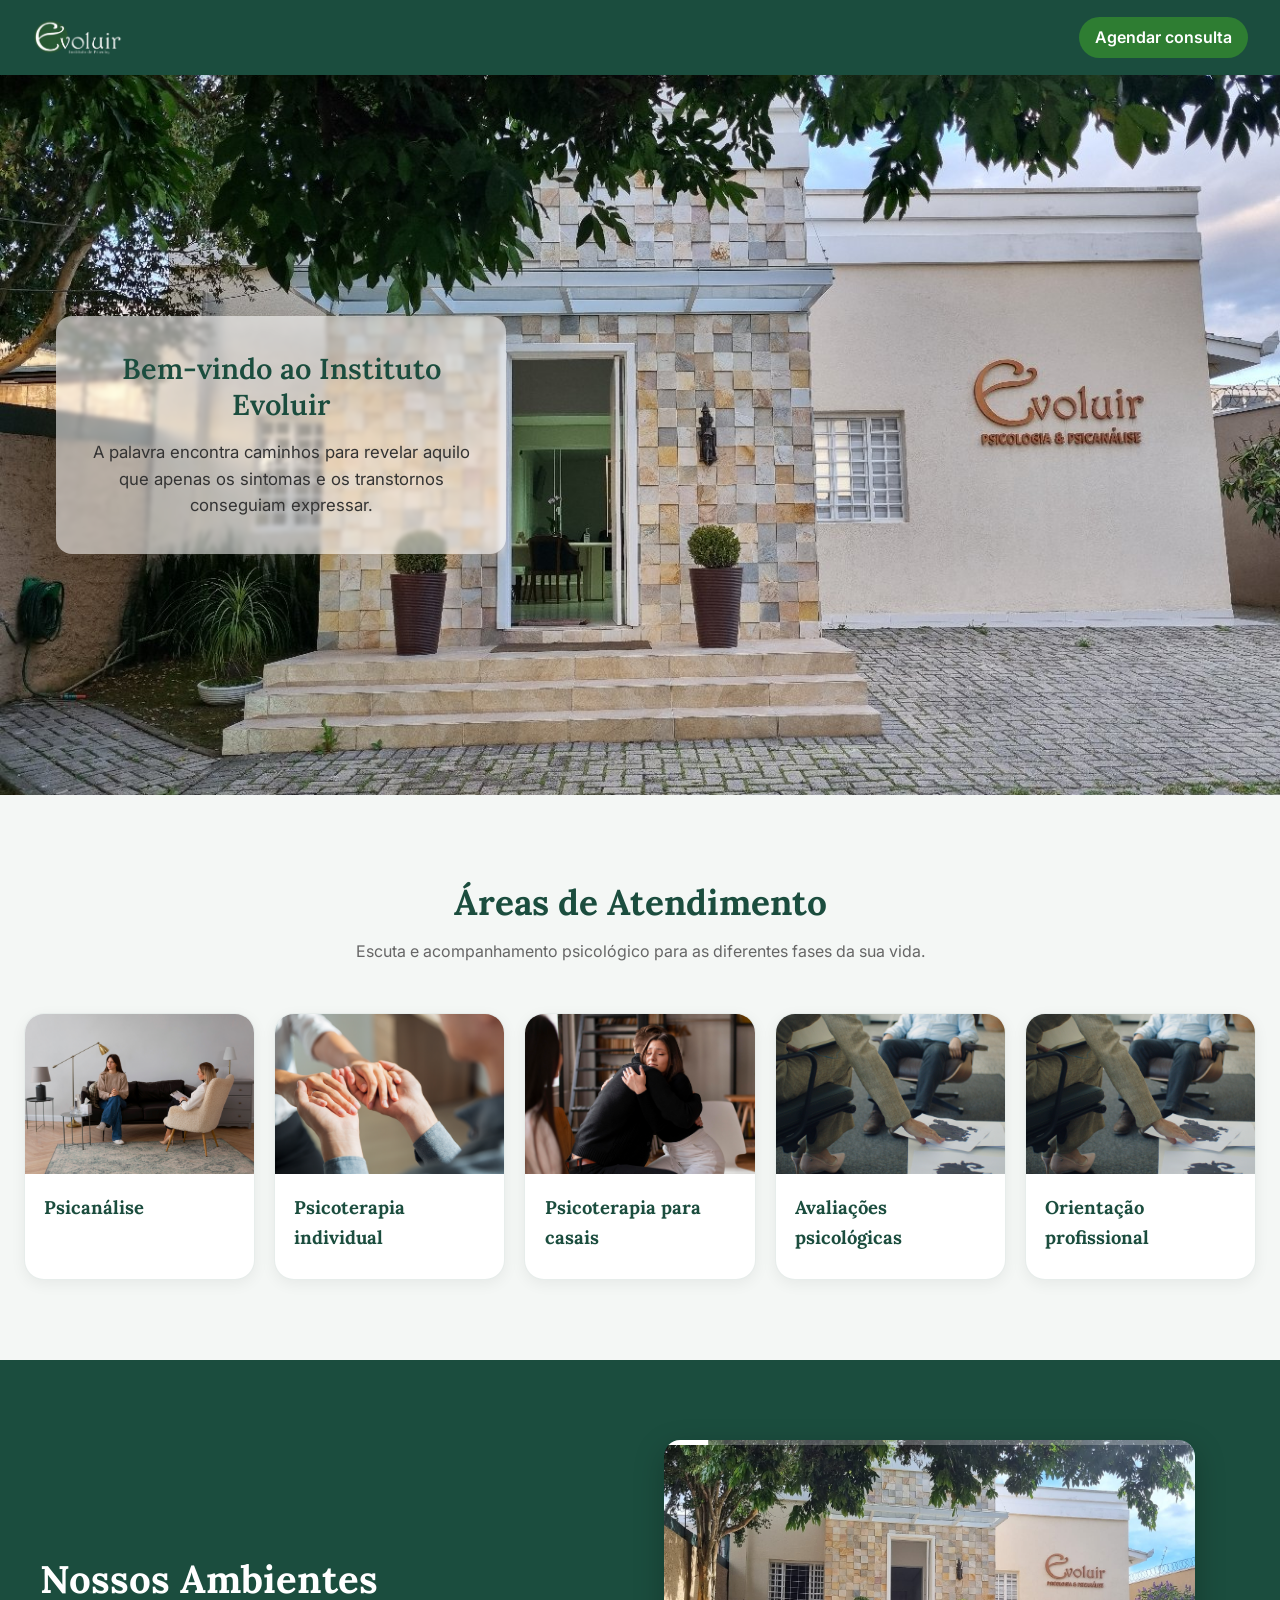
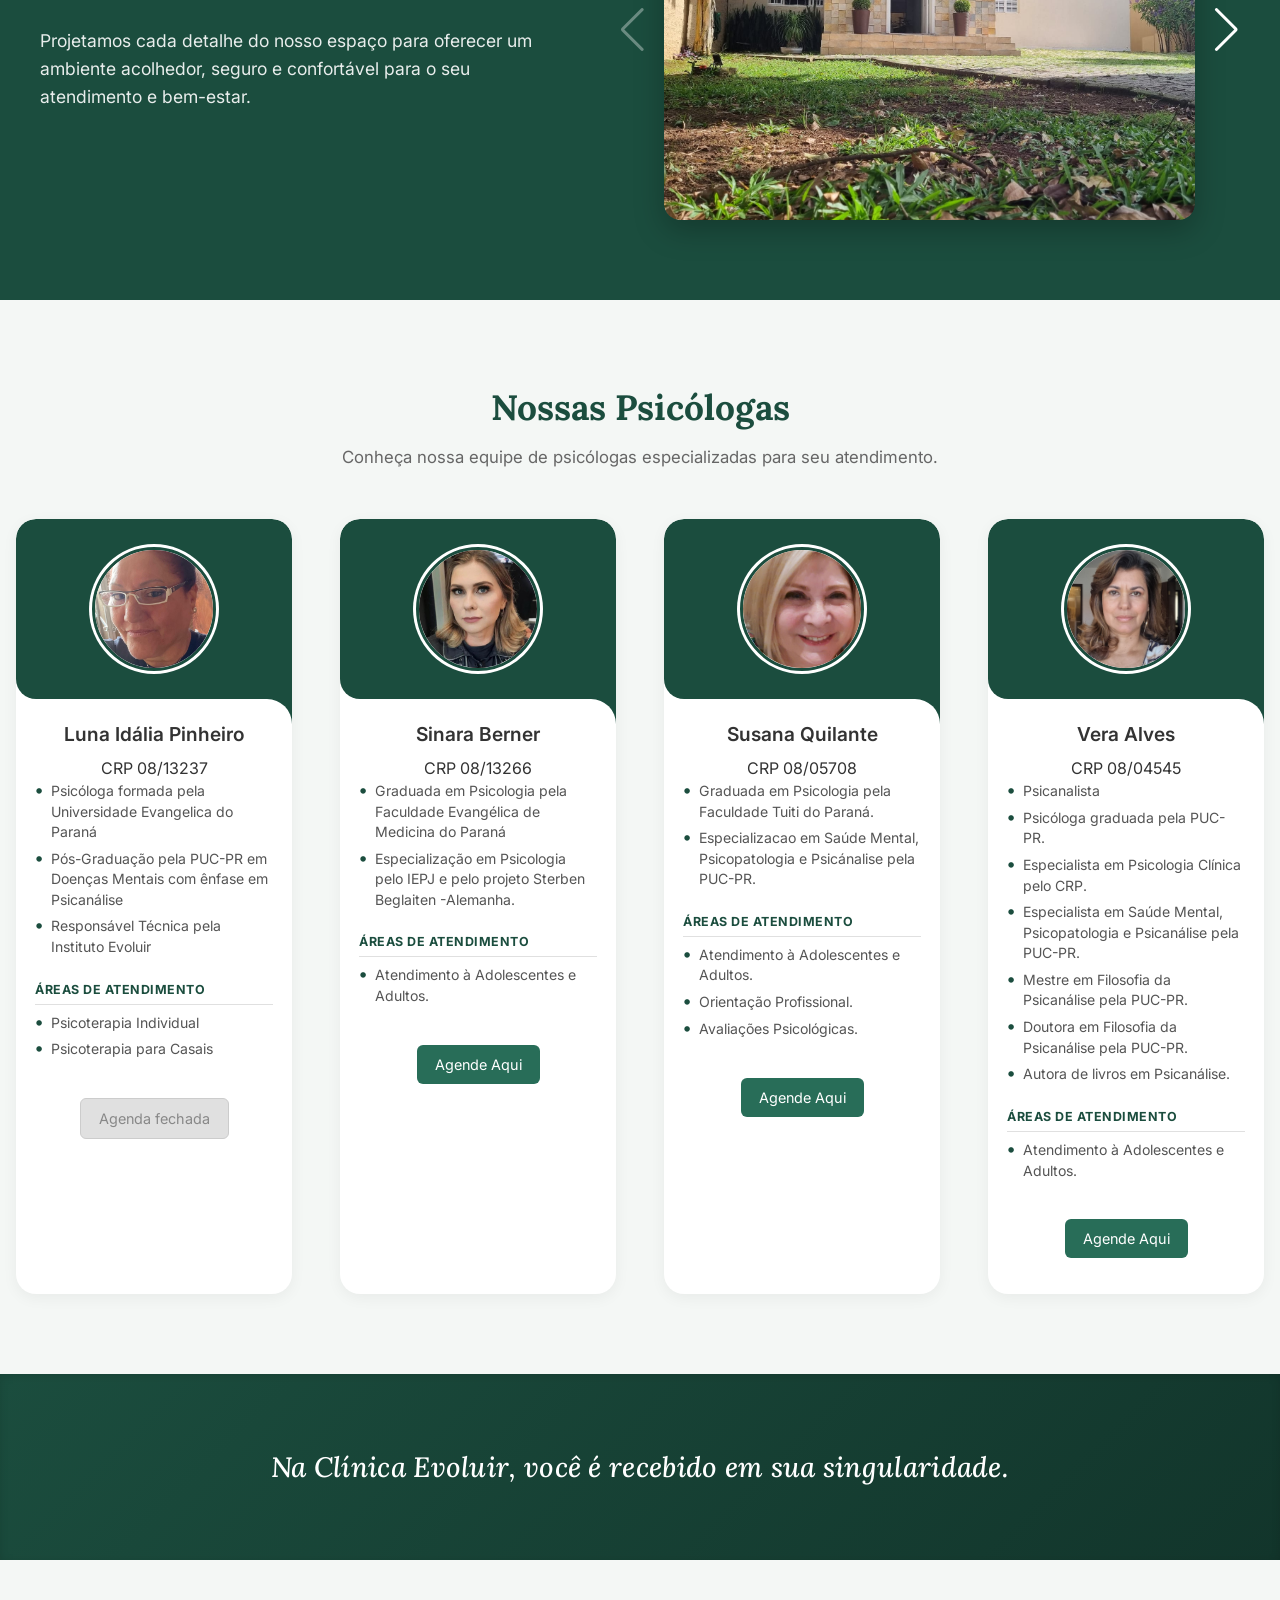
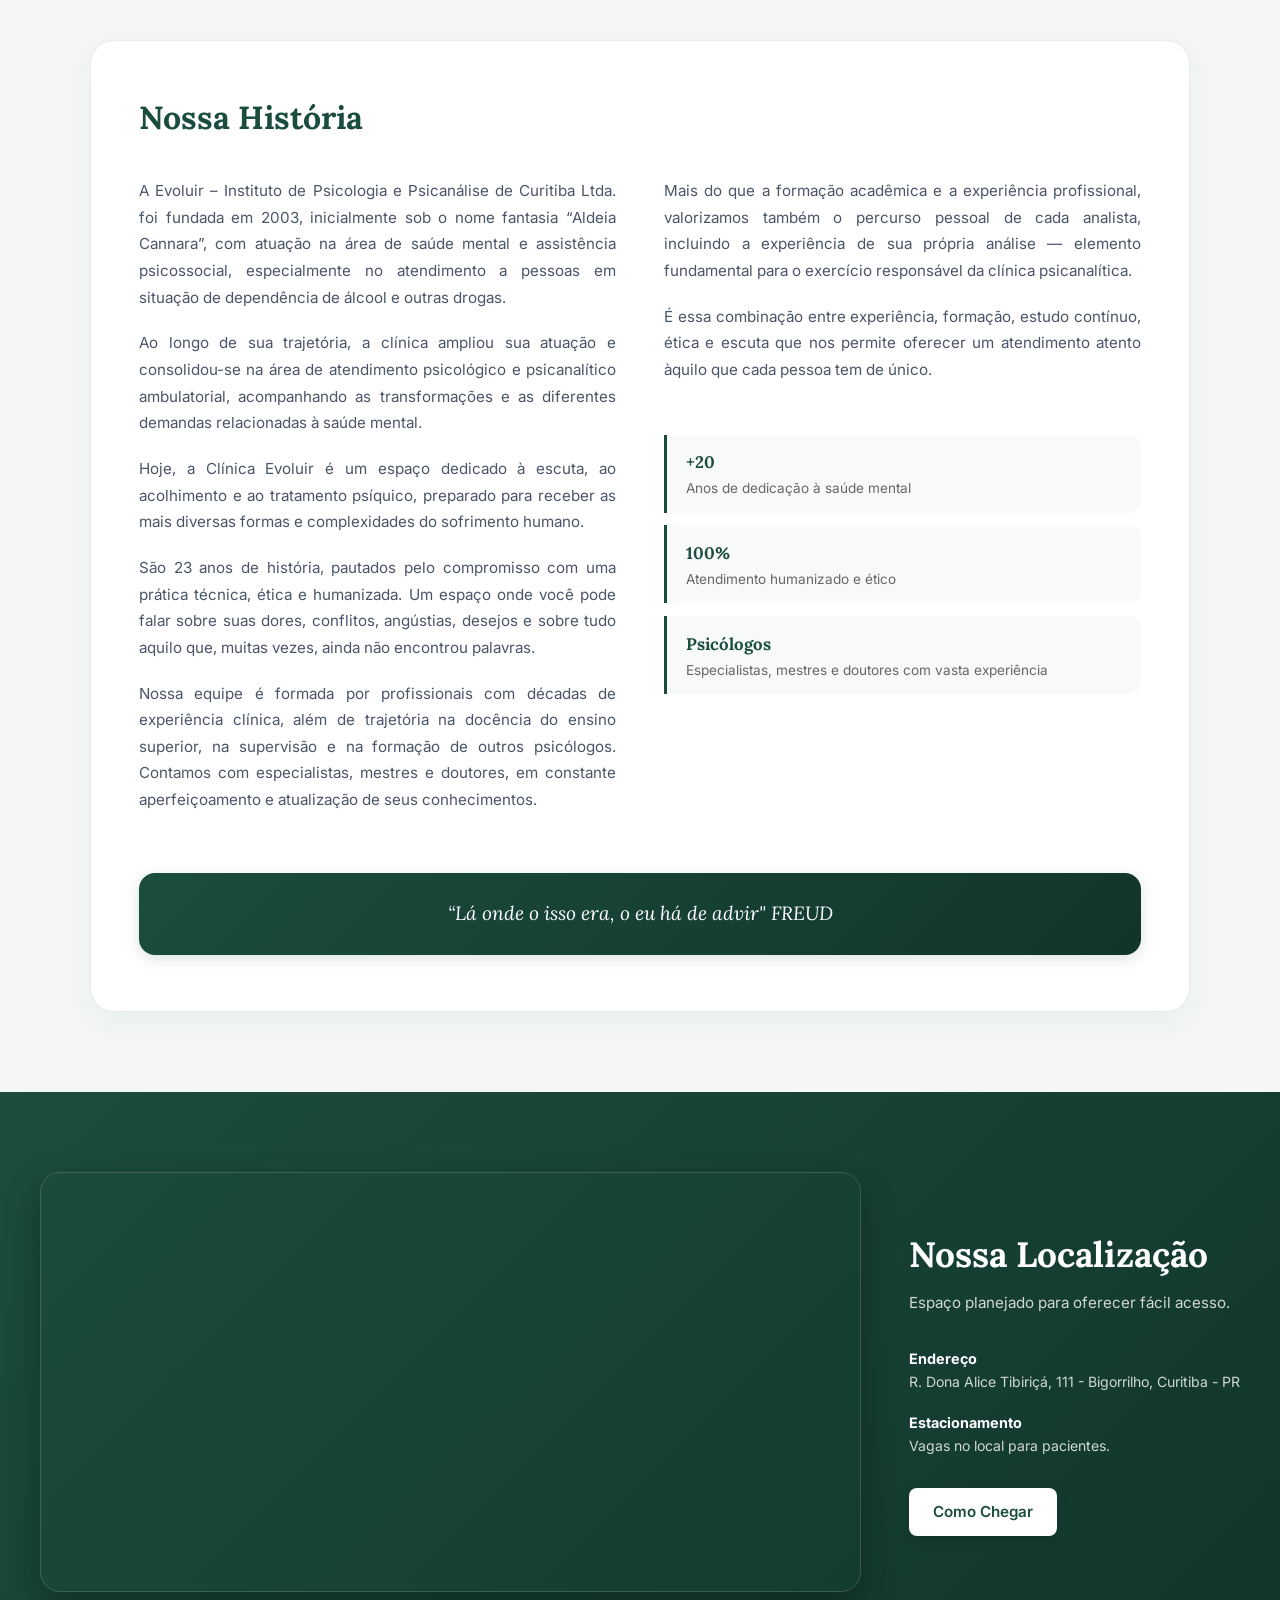
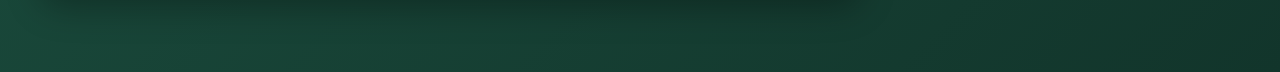
<file: index.html>
<!DOCTYPE html>
<html lang="en">
<meta name="viewport" content="width=device-width, initial-scale=1.0">
<head>
    <meta charset="UTF-8">
    <title>"Clinica Evoluir"</title>

    <link rel="stylesheet" href="swiper-bundle.min.css">

    <link rel="stylesheet" href="styles.css">
</head>
<body class="body">
    <header class="header">
        <div class="logo-nome">
            <img src="assets/logo-menu.png" alt="Logo da clínica" class="logo-img">
        </div>
        <div class="header-actions">
            <a href="#profissionais" class="agendar-button">Agendar consulta</a>
        </div>
    </header>


    <main>
        <section class="hero">
            <div class="hero-overlay"></div>
            <div class="hero-content">
                <div class="hero-text">
                    <h1>Bem-vindo ao Instituto Evoluir</h1>
                    <p>A palavra encontra caminhos para revelar aquilo que apenas os sintomas e os transtornos conseguiam expressar.</p>
                </div>
                <!--<div class="hero-image">
                    <img src="assets/logo.png" alt="Imagem da logo-clinica">
                </div>-->   
            </div>
        </section>
        <section class="services">
                <div class="services-header">
                    <h2>Áreas de Atendimento</h2>
                    <p>Escuta e acompanhamento psicológico para as diferentes fases da sua vida.</p>
                </div>
            
                <div class="services-grid">
                    <div class="card">
                        <img src="assets/terapia.jpg" alt="Psicoterapia">
                        <div class="card-content">
                            <h2>Psicanálise</h2>
                            <p></p>
                        </div>
                    </div>
                    <div class="card">
                        <img src="assets/analise.jpg" alt="Análise Psicológica">
                        <div class="card-content">
                            <h2>Psicoterapia individual</h2>
                            <p></p>
                        </div>
                    </div>
                    <div class="card">
                        <img src="assets/casal.jpg" alt="Psicoterapia para casais">
                        <div class="card-content">
                            <h2>Psicoterapia para casais</h2>
                            <p></p>
                        </div>
                    </div>
                    <div class="card">
                        <img src="assets/porte.jpg" alt="Porte de arma">
                        <div class="card-content">
                            <h2>Avaliações psicológicas</h2>
                            <p></p>
                        </div>
                    </div>
                    <div class="card">
                        <img src="assets/porte.jpg" alt="Porte de arma">
                        <div class="card-content">
                            <h2>Orientação profissional</h2>
                            <p></p>
                        </div>
                    </div>
                </div>
            

        </section>  

        <section class="instalaions">
            <div class="instalaions-wrapper">
                
                <!-- Lado Esquerdo: Texto -->
                <div class="instalaions-text">
                    <h2>Nossos Ambientes</h2>
                    <p>Projetamos cada detalhe do nosso espaço para oferecer um ambiente acolhedor, seguro e confortável para o seu atendimento e bem-estar.</p>
                </div>

                <!-- Lado Direito: Carrossel de Fotos Limpas -->
                <div class="ambientes-container">
                    <div class="ambientes-slider swiper">
                        <div class="swiper-wrapper">
                            
                            <div class="swiper-slide">
                                <img src="assets/entrada.jpeg" alt="Recepção da clínica" class="ambiente-img">
                            </div>

                            <div class="swiper-slide">
                                <img src="assets/hall.jpeg" alt="Hall de entrada" class="ambiente-img">
                            </div>

                            <div class="swiper-slide">
                                <img src="assets/porta.jpeg" alt="Entrada" class="ambiente-img">
                            </div>

                            <div class="swiper-slide">
                                <img src="assets/sala1.jpeg" alt="Sala 1" class="ambiente-img">
                            </div>

                            <div class="swiper-slide">
                                <img src="assets/sala2.jpeg" alt="Sala 2" class="ambiente-img">
                            </div>

                            <div class="swiper-slide">
                                <img src="assets/sala3.jpeg" alt="Sala 3" class="ambiente-img">
                            </div>

                            <div class="swiper-slide">
                                <img src="assets/sala4.jpeg" alt="Sala 4" class="ambiente-img">
                            </div>

                            <div class="swiper-slide">
                                <img src="assets/sofas1.jpeg" alt="Sofas pequenos" class="ambiente-img">
                            </div>

                            <div class="swiper-slide">
                                <img src="assets/mesa.jpeg" alt="Mesa convievncia" class="ambiente-img">
                            </div>

                            <div class="swiper-slide">
                                <img src="assets/sofas2.jpeg" alt="Sofas grandes" class="ambiente-img">
                            </div>

                            <div class="swiper-slide">
                                <img src="assets/plantas.jpeg" alt="Plantas" class="ambiente-img">
                            </div>

                            <div class="swiper-slide">
                                <img src="assets/cafe.jpeg" alt="Mesa de café" class="ambiente-img">
                            </div>  
                        </div>
                        <div class="swiper-pagination amb-pagination"></div>
                    </div>

                    <div class="swiper-button-next amb-next"></div>
                    <div class="swiper-button-prev amb-prev"></div>
                    
                </div>

            </div>
        </section>

        <section class="profissionals" id="profissionais">
            <div class="professionals-header">
                <h1>Nossas Psicólogas</h1>
                <p>Conheça nossa equipe de psicólogas especializadas para seu atendimento.</p>
            </div>

            <div class="professionals-grid">
                
                <div class="card-profissional">
                    <div class="image-content">
                        <span class="overlay"></span>
                        <div class="card-image">
                            <img src="assets/luna.jpeg" alt="Psicóloga Vera" class="card-img">
                        </div>
                    </div>
                    <div class="card-profissional-content">
                        <h2 class="name">Luna Idália Pinheiro</h2>
                        <span class="crp">CRP 08/13237</span>

                        <div class="info-group">
                            <ul class="description-list">
                                <li>Psicóloga formada pela Universidade Evangelica do Paraná</li>
                                <li>Pós-Graduação pela PUC-PR em Doenças Mentais com ênfase em Psicanálise</li>
                                <li>Responsável Técnica pela Instituto Evoluir</li>
                            </ul>
                        </div>

                        <div class="info-group">
                            <span class="group-title">Áreas de Atendimento</span>
                            <ul class="description-list">
                                <li>Psicoterapia Individual</li>
                                <li>Psicoterapia para Casais</li>
                                
                            </ul>
                        </div>

                        <a href="#" 
                        target="_blank" 
                        rel="noopener noreferrer" 
                        class="button-profissional agenda-fechada">
                            Agenda fechada
                        </a>
                    </div>
                </div>

                <div class="card-profissional">
                    <div class="image-content">
                        <span class="overlay"></span>
                        <div class="card-image">
                            <img src="assets/sinara.jpeg" alt="Psicóloga Vera" class="card-img">
                        </div>
                    </div>
                    <div class="card-profissional-content">
                        <h2 class="name">Sinara Berner</h2>
                        <span class="crp">CRP 08/13266</span>

                        <div class="info-group">
                            <ul class="description-list">
                                <li>Graduada em Psicologia pela Faculdade Evangélica de Medicina do Paraná</li>
                                <li>Especialização em  Psicologia pelo IEPJ e pelo projeto Sterben Beglaiten -Alemanha.</li>
                            </ul>
                        </div>

                        <div class="info-group">
                            <span class="group-title">Áreas de Atendimento</span>
                            <ul class="description-list">
                                <li>Atendimento à Adolescentes e Adultos.</li>
                            </ul>
                        </div>

                        <a href="https://wa.me/5541998379908?text=Ol%C3%A1!%20Gostaria%20de%20agendar%20uma%20consulta%20com%20a%20Sinara" 
                        target="_blank" 
                        rel="noopener noreferrer" 
                        class="button-profissional">
                            Agende Aqui
                        </a>
                    </div>
                </div>

                <div class="card-profissional">
                    <div class="image-content">
                        <span class="overlay"></span>
                        <div class="card-image">
                            <img src="assets/susana.jpeg" alt="Psicóloga Susana" class="card-img">
                        </div>
                    </div>
                    <div class="card-profissional-content">
                        <h2 class="name">Susana Quilante</h2>
                        <span class="crp">CRP 08/05708</span>

                        <div class="info-group">
                            <ul class="description-list">
                                <li>Graduada em Psicologia pela Faculdade Tuiti do Paraná.</li>
                                <li>Especializacao em Saúde Mental, Psicopatologia e Psicánalise pela PUC-PR.</li>
                            </ul>
                        </div>

                        <div class="info-group">
                            <span class="group-title">Áreas de Atendimento</span>
                            <ul class="description-list">
                                <li>Atendimento à Adolescentes e Adultos.</li>
                                <li>Orientação Profissional.</li>
                                <li>Avaliações Psicológicas.</li>
                            </ul>
                        </div>

                        <a href="https://wa.me/5541996547427?text=Ol%C3%A1!%20Gostaria%20de%20agendar%20uma%20consulta%20com%20a%20Susana" 
                        target="_blank" 
                        rel="noopener noreferrer" 
                        class="button-profissional">
                            Agende Aqui
                        </a>
                    </div>
                </div>

                <div class="card-profissional">
                    <div class="image-content">
                        <span class="overlay"></span>
                        <div class="card-image">
                            <img src="assets/vera2.jpeg" alt="Psicóloga Vera" class="card-img">
                        </div>
                    </div>
                    <div class="card-profissional-content">
                        <h2 class="name">Vera Alves</h2>
                        <span class="crp">CRP 08/04545</span>

                        <div class="info-group">
                            <ul class="description-list">
                                <li>Psicanalista</li>
                                <li>Psicóloga graduada pela PUC-PR.</li>
                                <li>Especialista em Psicologia Clínica pelo CRP.</li>
                                <li>Especialista em Saúde Mental, Psicopatologia e Psicanálise pela PUC-PR.</li>
                                <li>Mestre em Filosofia da Psicanálise pela PUC-PR.</li>
                                <li>Doutora em Filosofia da Psicanálise pela PUC-PR.</li>
                                <li>Autora de livros em Psicanálise.</li>

                            </ul>
                        </div>

                        <div class="info-group">
                            <span class="group-title">Áreas de Atendimento</span>
                            <ul class="description-list">
                                <li>Atendimento à Adolescentes e Adultos.</li>
                            </ul>
                        </div>

                        <a href="https://wa.me/5541991066056?text=Ol%C3%A1!%20Gostaria%20de%20agendar%20uma%20consulta%20com%20a%20Vera" 
                        target="_blank" 
                        rel="noopener noreferrer" 
                        class="button-profissional">
                            Agende Aqui
                        </a>
                    </div>
                </div>

            </div>
        </section>

        <section class="phrase">
            <div class="phrase-content">
                <p>Na Clínica Evoluir, você é recebido em sua singularidade.</p>
            </div>
        </section>
        
        <section class="about" id="sobre">
            <div class="about-card">
                
                <div class="about-header">
                    <h2>Nossa História</h2>
                </div>

                <div class="about-grid">
                    
                    <div class="about-text-block">
                        <p>
                            A Evoluir – Instituto de Psicologia e Psicanálise de Curitiba Ltda. foi fundada em 2003, inicialmente sob o nome fantasia “Aldeia Cannara”, com atuação na área de saúde mental e assistência psicossocial, especialmente no atendimento a pessoas em situação de dependência de álcool e outras drogas.
                        </p>
                        <p>
                            Ao longo de sua trajetória, a clínica ampliou sua atuação e consolidou-se na área de atendimento psicológico e psicanalítico ambulatorial, acompanhando as transformações e as diferentes demandas relacionadas à saúde mental.
                        </p>
                        <p>
                            Hoje, a Clínica Evoluir é um espaço dedicado à escuta, ao acolhimento e ao tratamento psíquico, preparado para receber as mais diversas formas e complexidades do sofrimento humano.
                        </p>
                        <p>
                            São 23 anos de história, pautados pelo compromisso com uma prática técnica, ética e humanizada. Um espaço onde você pode falar sobre suas dores, conflitos, angústias, desejos e sobre tudo aquilo que, muitas vezes, ainda não encontrou palavras.
                        </p>
                        <p>
                            Nossa equipe é formada por profissionais com décadas de experiência clínica, além de trajetória na docência do ensino superior, na supervisão e na formação de outros psicólogos. Contamos com especialistas, mestres e doutores, em constante aperfeiçoamento e atualização de seus conhecimentos.
                        </p>
                    </div>

                    <div class="about-text-block">
                        <p>
                            Mais do que a formação acadêmica e a experiência profissional, valorizamos também o percurso pessoal de cada analista, incluindo a experiência de sua própria análise — elemento fundamental para o exercício responsável da clínica psicanalítica.
                        </p>
                        <p>
                            É essa combinação entre experiência, formação, estudo contínuo, ética e escuta que nos permite oferecer um atendimento atento àquilo que cada pessoa tem de único.
                        </p>

                        <div class="about-pillars">
                            <div class="pillar-item">
                                <strong>+20</strong>
                                <span>Anos de dedicação à saúde mental</span>
                            </div>
                            <div class="pillar-item">
                                <strong>100%</strong>
                                <span>Atendimento humanizado e ético</span>
                            </div>
                            <div class="pillar-item">
                                <strong>Psicólogos</strong>
                                <span>Especialistas, mestres e doutores com vasta experiência</span>
                            </div>
                        </div>
                    </div>

                </div>

                <div class="about-quote">
                    <p>“Lá onde o isso era, o eu há de advir" FREUD</p>
                </div>

            </div>
        </section>
        
        <section class="location">  
            <div class="location-wrapper">

                <div class="location-map">
                    <iframe 
                        src="https://www.google.com/maps/embed?pb=!1m18!1m12!1m3!1d3602.9744691841884!2d-49.30274632341815!3d-25.439117077555995!2m3!1f0!2f0!3f0!3m2!1i1024!2i768!4f13.1!3m3!1m2!1s0x94dce3eb5d4f36d3%3A0xaa6d01680b6d0984!2sEvoluir%20Cl%C3%ADnica%20de%20Psicologia%20e%20Psican%C3%A1lise!5e0!3m2!1spt-BR!2sbr!4v1788542280887!5m2!1spt-BR!2sbr" 
                        allowfullscreen="" 
                        loading="lazy" 
                        referrerpolicy="strict-origin-when-cross-origin">
                    </iframe>
                </div>

                <div class="location-card">
                    <h2>Nossa Localização</h2>
                    <p class="location-subtitle">Espaço planejado para oferecer fácil acesso.</p>

                    <div class="location-details">
                        <div class="detail-item">
                            <div>
                                <strong>Endereço</strong>
                                <p>R. Dona Alice Tibiriçá, 111 - Bigorrilho, Curitiba - PR</p>
                            </div>
                        </div>

                        <div class="detail-item">
                            <div>
                                <strong>Estacionamento</strong>
                                <p>Vagas no local para pacientes.</p>
                            </div>
                        </div>
                    </div>

                    <a href="https://maps.app.goo.gl/1vrcuGnahmhShTMq5" target="_blank" class="btn-maps">
                        Como Chegar
                    </a>
                </div>

            </div>
        </section>

       
    </main>
</body>

    <script src="swiper-bundle.min.js"></script>
    <script src="scripts.js"></script>


</html>
</file>
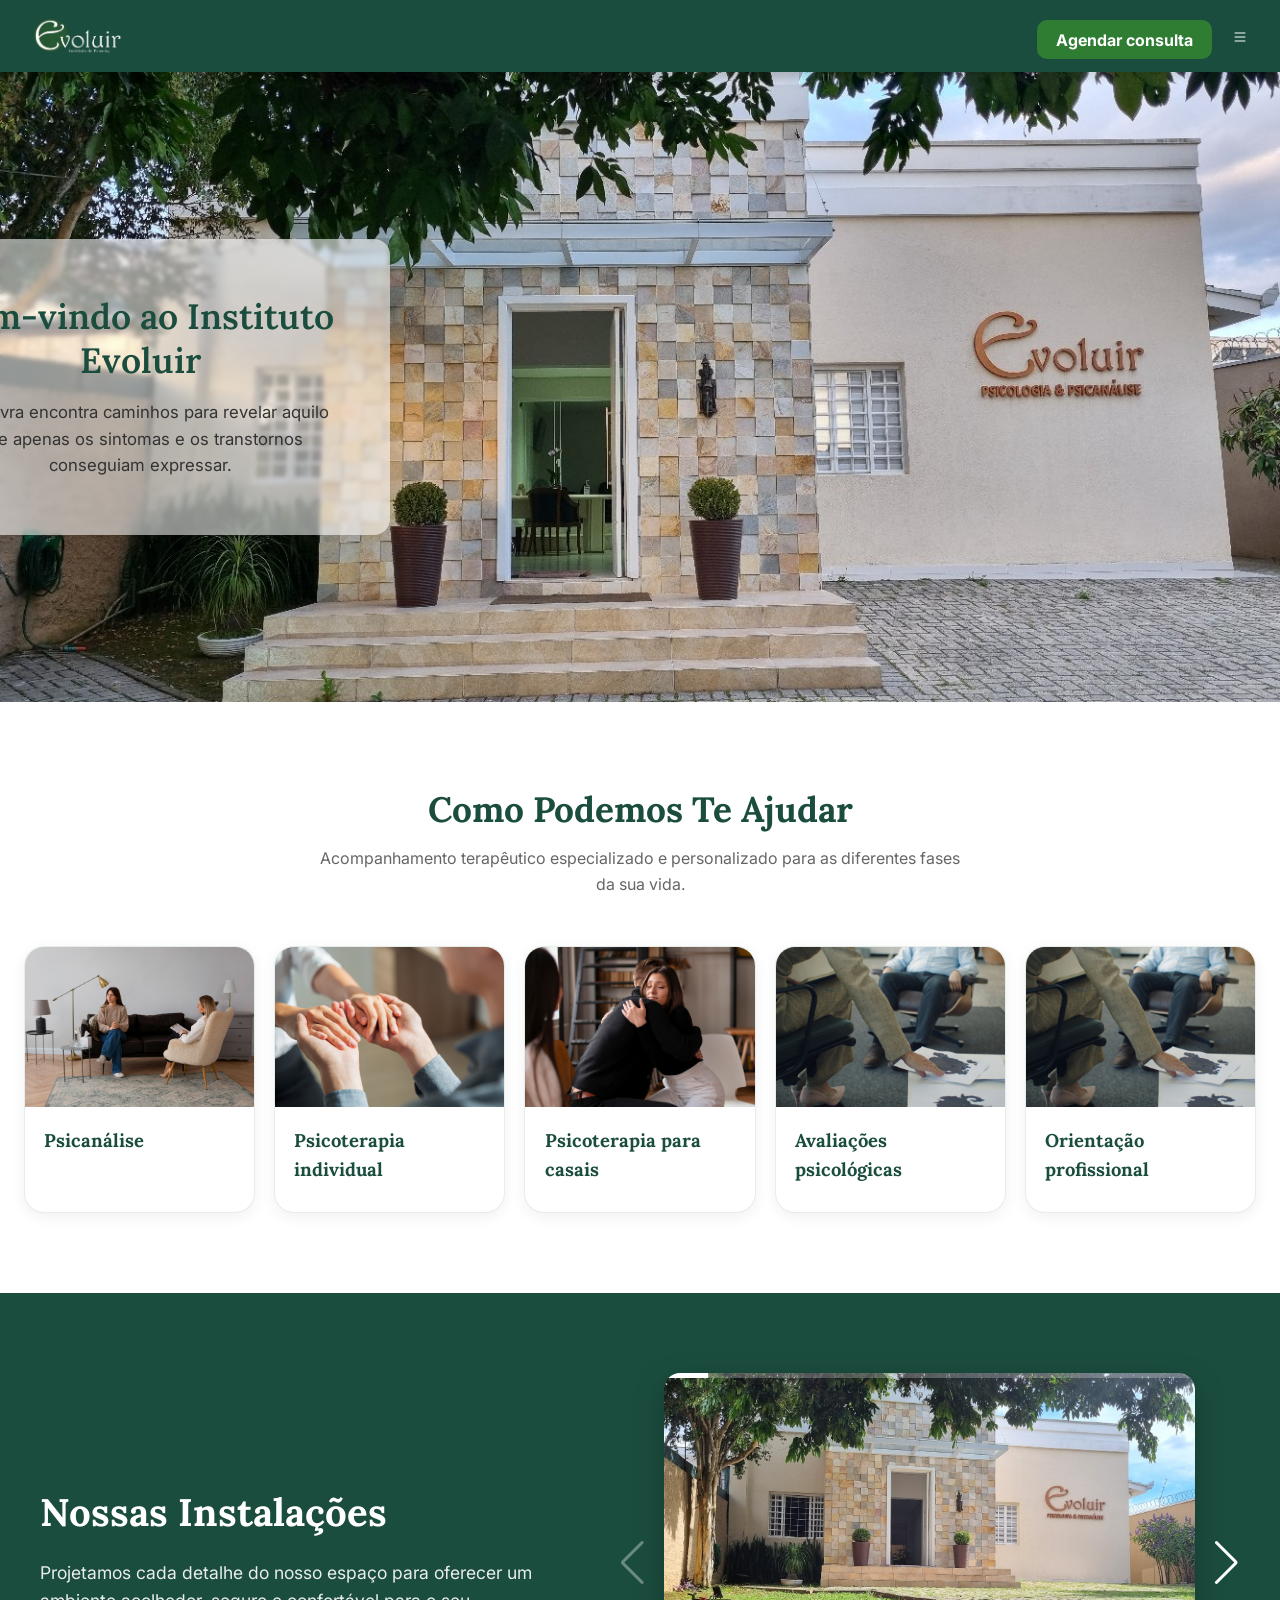
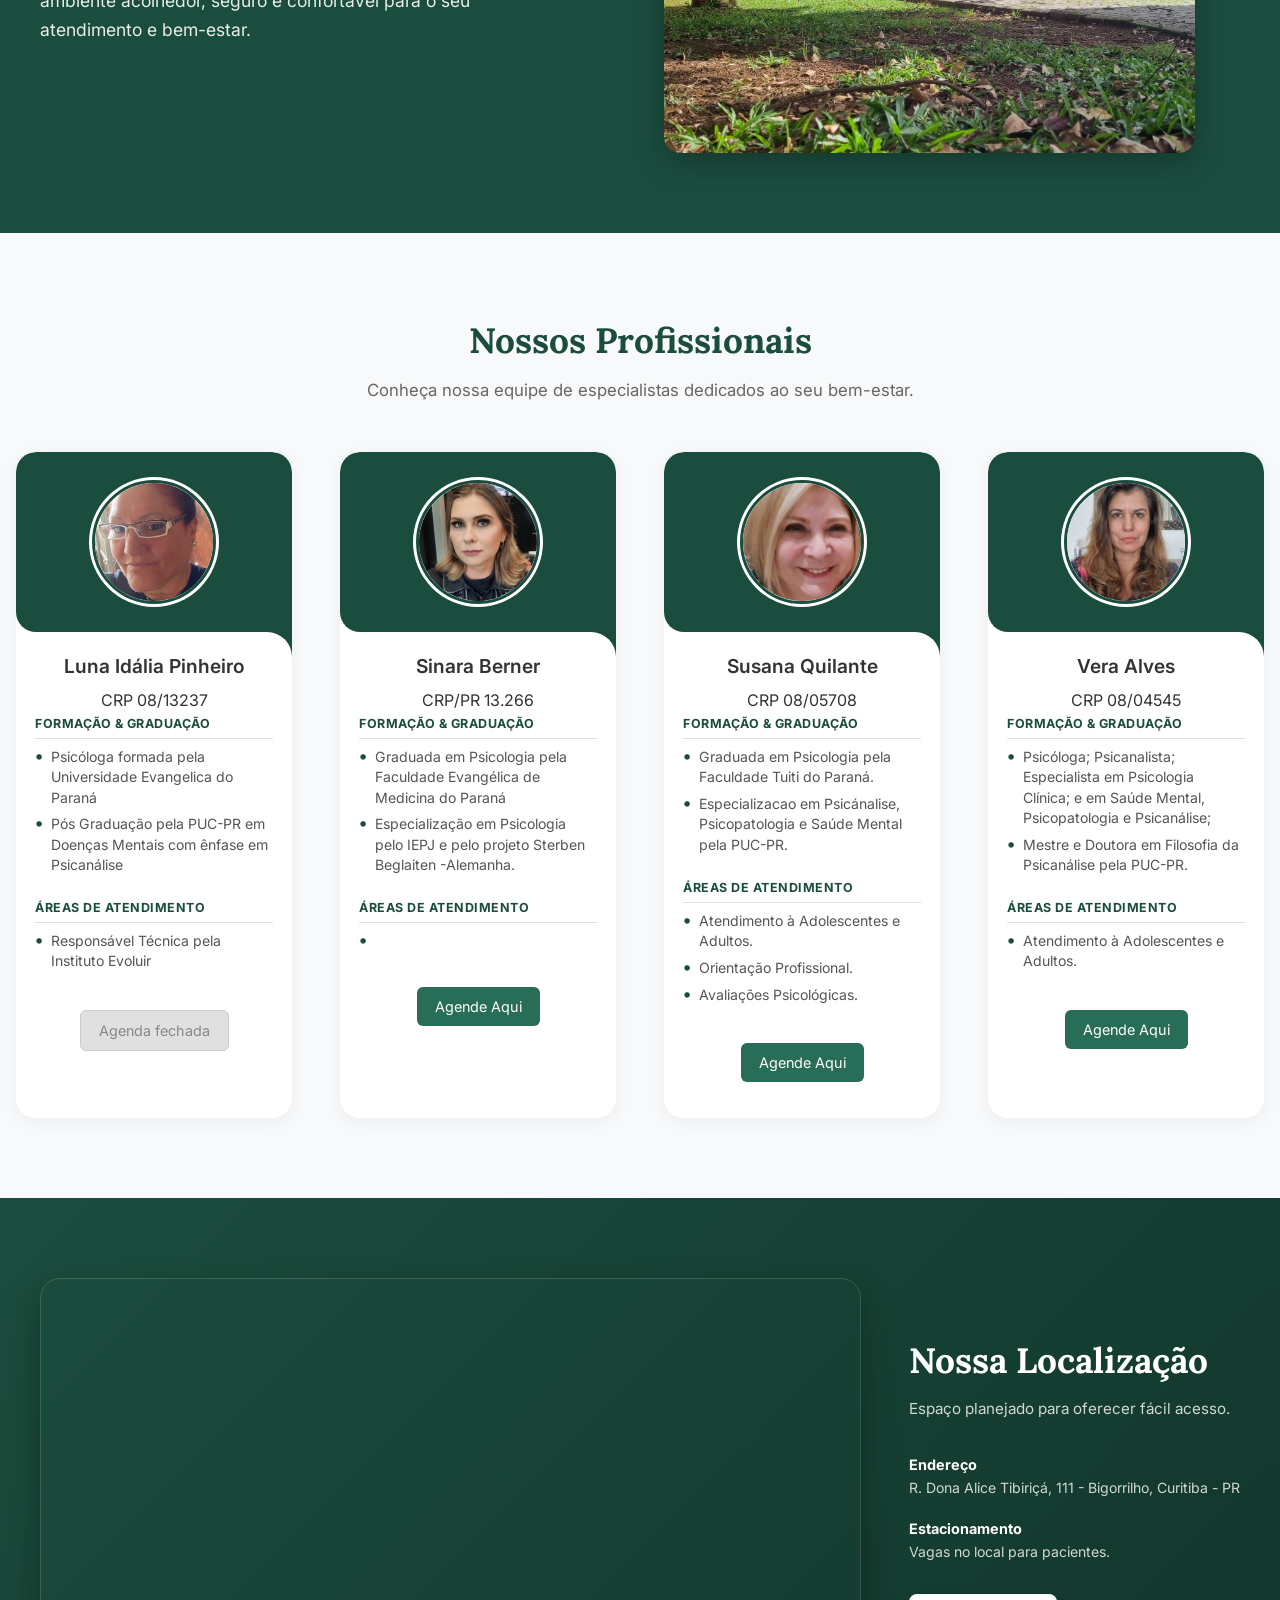
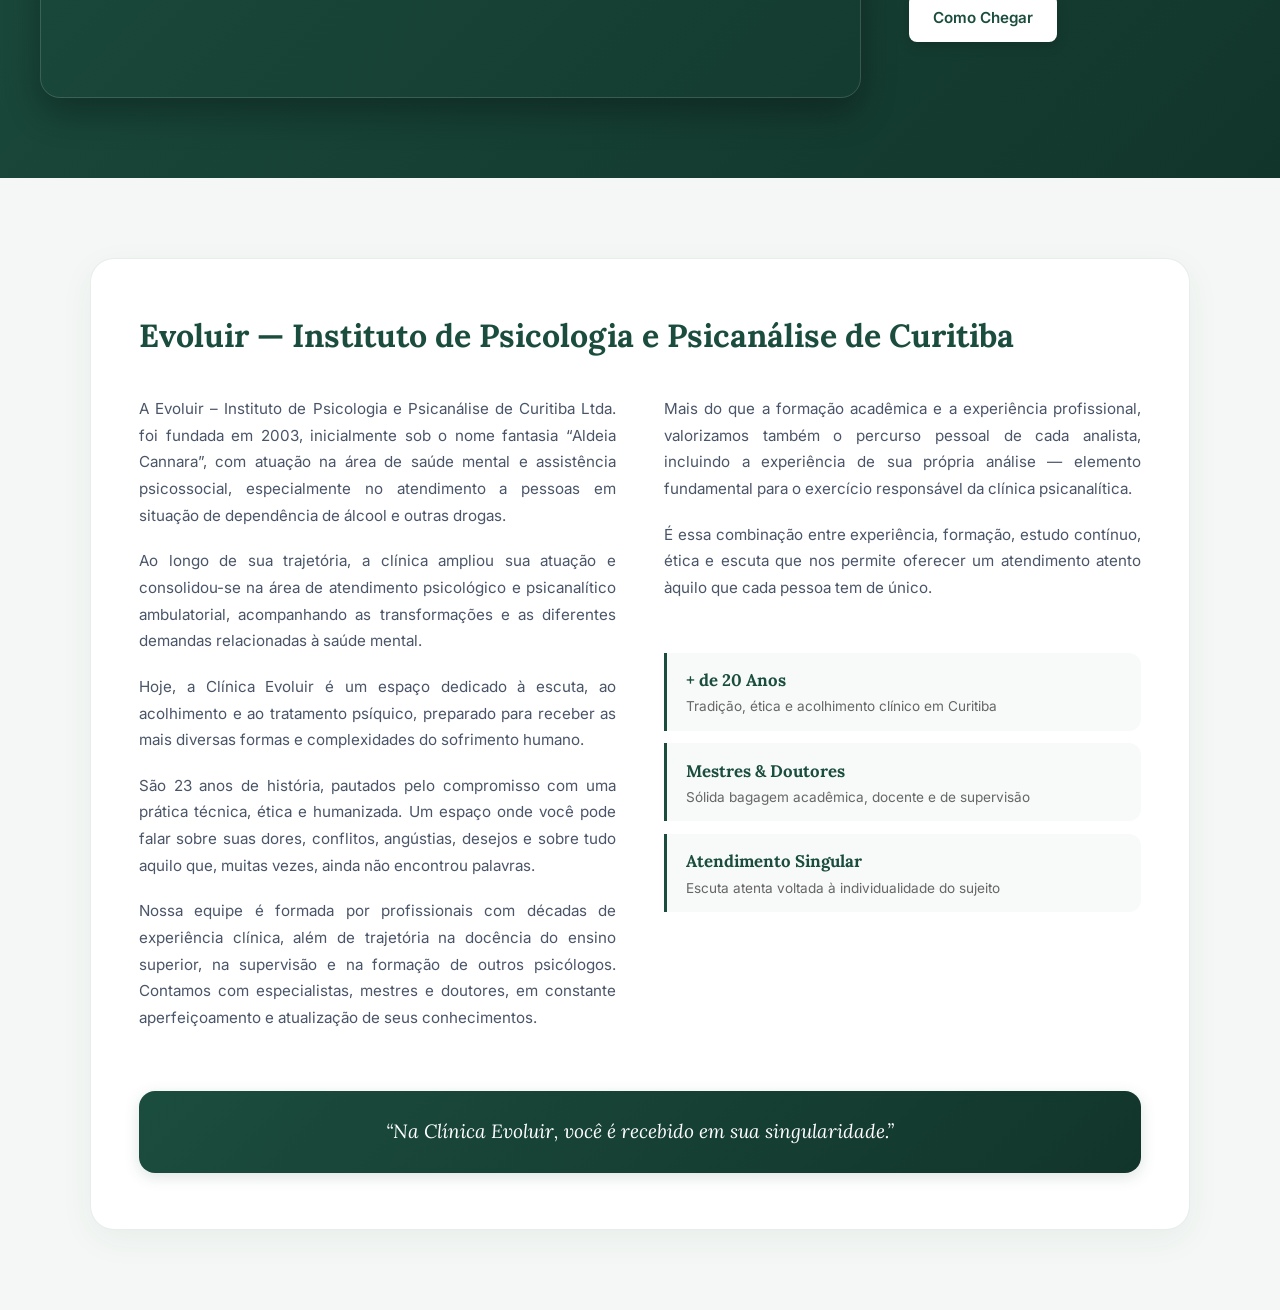
<file: Site.html>
<!DOCTYPE html>
<html lang="en">
<meta name="viewport" content="width=device-width, initial-scale=1.0">
<head>
    <meta charset="UTF-8">
    <title>"Clinica Evoluir"</title>
    <!-- Link Swiper's CSS -->

    <link rel="stylesheet" href="swiper-bundle.min.css">

    <link rel="stylesheet" href="Site.css">
</head>
<body class="body">
    <header class="header">
        <div class="logo-nome">
            <img src="assets/logo-menu.png" alt="Logo da clínica" class="logo-img">
        </div>
        <div class="header-actions">
            <a href="#profissionais" class="agendar-button">Agendar consulta</a>
            <button class="menu-button" aria-label="Menu">
                <svg xmlns="http://www.w3.org/2000/svg" width="16" height="16" fill="currentColor" class="bi bi-list" viewBox="0 0 16 16">
                <path fill-rule="evenodd" d="M2.5 12a.5.5 0 0 1 .5-.5h10a.5.5 0 0 1 0 1H3a.5.5 0 0 1-.5-.5m0-4a.5.5 0 0 1 .5-.5h10a.5.5 0 0 1 0 1H3a.5.5 0 0 1-.5-.5m0-4a.5.5 0 0 1 .5-.5h10a.5.5 0 0 1 0 1H3a.5.5 0 0 1-.5-.5"/>
            </svg>
            </button>
        </div>
    </header>


    <main>
        <section class="hero">
            <div class="hero-overlay"></div>
            <div class="hero-content">
                <div class="hero-text">
                    <h1>Bem-vindo ao Instituto Evoluir</h1>
                    <p>A palavra encontra caminhos para revelar aquilo que apenas os sintomas e os transtornos conseguiam expressar.</p>
                </div>
                <!--<div class="hero-image">
                    <img src="assets/logo.png" alt="Imagem da logo-clinica">
                </div>-->   
            </div>
        </section>
        <section class="services">
                <div class="services-header">
                    <h2>Como Podemos Te Ajudar</h2>
                    <p>Acompanhamento terapêutico especializado e personalizado para as diferentes fases da sua vida.</p>
                </div>
            
                <div class="services-grid">
                    <div class="card">
                        <img src="assets/terapia.jpg" alt="Psicoterapia">
                        <div class="card-content">
                            <h2>Psicanálise</h2>
                            <p></p>
                        </div>
                    </div>
                    <div class="card">
                        <img src="assets/analise.jpg" alt="Análise Psicológica">
                        <div class="card-content">
                            <h2>Psicoterapia individual</h2>
                            <p></p>
                        </div>
                    </div>
                    <div class="card">
                        <img src="assets/casal.jpg" alt="Psicoterapia para casais">
                        <div class="card-content">
                            <h2>Psicoterapia para casais</h2>
                            <p></p>
                        </div>
                    </div>
                    <div class="card">
                        <img src="assets/porte.jpg" alt="Porte de arma">
                        <div class="card-content">
                            <h2>Avaliações psicológicas</h2>
                            <p></p>
                        </div>
                    </div>
                    <div class="card">
                        <img src="assets/porte.jpg" alt="Porte de arma">
                        <div class="card-content">
                            <h2>Orientação profissional</h2>
                            <p></p>
                        </div>
                    </div>
                </div>
            

        </section>  

        <section class="instalaions">
            <div class="instalaions-wrapper">
                
                <!-- Lado Esquerdo: Texto -->
                <div class="instalaions-text">
                    <h2>Nossas Instalações</h2>
                    <p>Projetamos cada detalhe do nosso espaço para oferecer um ambiente acolhedor, seguro e confortável para o seu atendimento e bem-estar.</p>
                </div>

                <!-- Lado Direito: Carrossel de Fotos Limpas -->
                <div class="ambientes-container">
                    <div class="ambientes-slider swiper">
                        <div class="swiper-wrapper">
                            
                            <div class="swiper-slide">
                                <img src="assets/entrada.jpeg" alt="Recepção da clínica" class="ambiente-img">
                            </div>

                            <div class="swiper-slide">
                                <img src="assets/hall.jpeg" alt="Hall de entrada" class="ambiente-img">
                            </div>

                            <div class="swiper-slide">
                                <img src="assets/porta.jpeg" alt="Entrada" class="ambiente-img">
                            </div>

                            <div class="swiper-slide">
                                <img src="assets/sala1.jpeg" alt="Sala 1" class="ambiente-img">
                            </div>

                            <div class="swiper-slide">
                                <img src="assets/porta.jpeg" alt="Sala 2" class="ambiente-img">
                            </div>

                            <div class="swiper-slide">
                                <img src="assets/sala3.jpeg" alt="Sala 3" class="ambiente-img">
                            </div>

                            <div class="swiper-slide">
                                <img src="assets/sala4.jpeg" alt="Sala 4" class="ambiente-img">
                            </div>

                            <div class="swiper-slide">
                                <img src="assets/sofas1.jpeg" alt="Sofas pequenos" class="ambiente-img">
                            </div>

                            <div class="swiper-slide">
                                <img src="assets/mesa.jpeg" alt="Mesa convievncia" class="ambiente-img">
                            </div>

                            <div class="swiper-slide">
                                <img src="assets/sofas2.jpeg" alt="Sofas grandes" class="ambiente-img">
                            </div>

                            <div class="swiper-slide">
                                <img src="assets/plantas.jpeg" alt="Plantas" class="ambiente-img">
                            </div>

                            <div class="swiper-slide">
                                <img src="assets/cafe.jpeg" alt="Mesa de café" class="ambiente-img">
                            </div>  
                        </div>
                        <div class="swiper-pagination amb-pagination"></div>
                    </div>

                    <!-- Botões e Paginação -->
                    <div class="swiper-button-next amb-next"></div>
                    <div class="swiper-button-prev amb-prev"></div>
                    
                </div>

            </div>
        </section>

        <section class="profissionals" id="profissionais">
            <!-- Cabeçalho -->
            <div class="professionals-header">
                <h1>Nossos Profissionais</h1>
                <p>Conheça nossa equipe de especialistas dedicados ao seu bem-estar.</p>
            </div>

            <!-- Grid de Cards -->
            <div class="professionals-grid">
                
                <!-- Profissional 1 -->
                <div class="card-profissional">
                    <div class="image-content">
                        <span class="overlay"></span>
                        <div class="card-image">
                            <img src="assets/luna.jpeg" alt="Psicóloga Vera" class="card-img">
                        </div>
                    </div>
                    <div class="card-profissional-content">
                        <h2 class="name">Luna Idália Pinheiro</h2>
                        <span class="crp">CRP 08/13237</span>

                        <div class="info-group">
                            <span class="group-title">Formação & Graduação</span>
                            <ul class="description-list">
                                <li>Psicóloga formada pela Universidade Evangelica do Paraná</li>
                                <li>Pós Graduação pela PUC-PR em Doenças Mentais com ênfase em Psicanálise</li>
                            </ul>
                        </div>

                        <div class="info-group">
                            <span class="group-title">Áreas de Atendimento</span>
                            <ul class="description-list">
                                <li>Responsável Técnica pela Instituto Evoluir</li>
                            </ul>
                        </div>

                        <a href="#" 
                        target="_blank" 
                        rel="noopener noreferrer" 
                        class="button-profissional agenda-fechada">
                            Agenda fechada
                        </a>
                    </div>
                </div>

                <!-- Profissional 2 -->
                <div class="card-profissional">
                    <div class="image-content">
                        <span class="overlay"></span>
                        <div class="card-image">
                            <img src="assets/sinara.jpeg" alt="Psicóloga Vera" class="card-img">
                        </div>
                    </div>
                    <div class="card-profissional-content">
                        <h2 class="name">Sinara Berner</h2>
                        <span class="crp">CRP/PR 13.266</span>

                        <div class="info-group">
                            <span class="group-title">Formação & Graduação</span>
                            <ul class="description-list">
                                <li>Graduada em Psicologia pela Faculdade Evangélica de Medicina do Paraná</li>
                                <li>Especialização em  Psicologia pelo IEPJ e pelo projeto Sterben Beglaiten -Alemanha.</li>
                            </ul>
                        </div>

                        <div class="info-group">
                            <span class="group-title">Áreas de Atendimento</span>
                            <ul class="description-list">
                                <li></li>
                            </ul>
                        </div>

                        <a href="https://wa.me/5541998379908?text=Ol%C3%A1!%20Gostaria%20de%20agendar%20uma%20consulta%20com%20a%20Sinara" 
                        target="_blank" 
                        rel="noopener noreferrer" 
                        class="button-profissional">
                            Agende Aqui
                        </a>
                    </div>
                </div>

                <!-- Profissional 3 -->
                <div class="card-profissional">
                    <div class="image-content">
                        <span class="overlay"></span>
                        <div class="card-image">
                            <img src="assets/susana.jpeg" alt="Psicóloga Susana" class="card-img">
                        </div>
                    </div>
                    <div class="card-profissional-content">
                        <h2 class="name">Susana Quilante</h2>
                        <span class="crp">CRP 08/05708</span>

                        <div class="info-group">
                            <span class="group-title">Formação & Graduação</span>
                            <ul class="description-list">
                                <li>Graduada em Psicologia pela Faculdade Tuiti do Paraná.</li>
                                <li>Especializacao em Psicánalise, Psicopatologia e Saúde Mental pela PUC-PR.</li>
                            </ul>
                        </div>

                        <div class="info-group">
                            <span class="group-title">Áreas de Atendimento</span>
                            <ul class="description-list">
                                <li>Atendimento à Adolescentes e Adultos.</li>
                                <li>Orientação Profissional.</li>
                                <li>Avaliações Psicológicas.</li>
                            </ul>
                        </div>

                        <a href="https://wa.me/5541996547427?text=Ol%C3%A1!%20Gostaria%20de%20agendar%20uma%20consulta%20com%20a%20Susana" 
                        target="_blank" 
                        rel="noopener noreferrer" 
                        class="button-profissional">
                            Agende Aqui
                        </a>
                    </div>
                </div>

                <!-- Profissional 4 -->
                <div class="card-profissional">
                    <div class="image-content">
                        <span class="overlay"></span>
                        <div class="card-image">
                            <img src="assets/vera.jpeg" alt="Psicóloga Vera" class="card-img">
                        </div>
                    </div>
                    <div class="card-profissional-content">
                        <h2 class="name">Vera Alves</h2>
                        <span class="crp">CRP 08/04545</span>

                        <div class="info-group">
                            <span class="group-title">Formação & Graduação</span>
                            <ul class="description-list">
                                <li>Psicóloga; Psicanalista; Especialista em Psicologia Clínica; e em Saúde Mental, Psicopatologia e Psicanálise; </li>
                                <li>Mestre e Doutora em Filosofia da Psicanálise pela PUC-PR.</li>
                            </ul>
                        </div>

                        <div class="info-group">
                            <span class="group-title">Áreas de Atendimento</span>
                            <ul class="description-list">
                                <li>Atendimento à Adolescentes e Adultos.</li>
                            </ul>
                        </div>

                        <a href="https://wa.me/5541991066056?text=Ol%C3%A1!%20Gostaria%20de%20agendar%20uma%20consulta%20com%20a%20Vera" 
                        target="_blank" 
                        rel="noopener noreferrer" 
                        class="button-profissional">
                            Agende Aqui
                        </a>
                    </div>
                </div>

            </div>
        </section>
        <section class="aboutUs">

        </section>
        
        <section class="location">  
            <div class="location-wrapper">

                <!-- Lado Esquerdo: Mapa em moldura elegante -->
                <div class="location-map">
                    <iframe 
                        src="https://www.google.com/maps/embed?pb=!1m18!1m12!1m3!1d3602.9744691841884!2d-49.30274632341815!3d-25.439117077555995!2m3!1f0!2f0!3f0!3m2!1i1024!2i768!4f13.1!3m3!1m2!1s0x94dce3eb5d4f36d3%3A0xaa6d01680b6d0984!2sEvoluir%20Cl%C3%ADnica%20de%20Psicologia%20e%20Psican%C3%A1lise!5e0!3m2!1spt-BR!2sbr!4v1788542280887!5m2!1spt-BR!2sbr" 
                        allowfullscreen="" 
                        loading="lazy" 
                        referrerpolicy="strict-origin-when-cross-origin">
                    </iframe>
                </div>

                <div class="location-card">
                    <h2>Nossa Localização</h2>
                    <p class="location-subtitle">Espaço planejado para oferecer fácil acesso.</p>

                    <div class="location-details">
                        <div class="detail-item">
                            <div>
                                <strong>Endereço</strong>
                                <p>R. Dona Alice Tibiriçá, 111 - Bigorrilho, Curitiba - PR</p>
                            </div>
                        </div>

                        <div class="detail-item">
                            <div>
                                <strong>Estacionamento</strong>
                                <p>Vagas no local para pacientes.</p>
                            </div>
                        </div>
                    </div>

                    <a href="https://maps.app.goo.gl/1vrcuGnahmhShTMq5" target="_blank" class="btn-maps">
                        Como Chegar
                    </a>
                </div>

            </div>
        </section>

       <section class="about" id="sobre">
            <div class="about-card">
                
                <!-- Cabeçalho -->
                <div class="about-header">
                    <h2>Evoluir — Instituto de Psicologia e Psicanálise de Curitiba</h2>
                </div>

                <!-- Layout em 2 Colunas -->
                <div class="about-grid">
                    
                    <!-- Coluna Esquerda: 5 Parágrafos -->
                    <div class="about-text-block">
                        <p>
                            A Evoluir – Instituto de Psicologia e Psicanálise de Curitiba Ltda. foi fundada em 2003, inicialmente sob o nome fantasia “Aldeia Cannara”, com atuação na área de saúde mental e assistência psicossocial, especialmente no atendimento a pessoas em situação de dependência de álcool e outras drogas.
                        </p>
                        <p>
                            Ao longo de sua trajetória, a clínica ampliou sua atuação e consolidou-se na área de atendimento psicológico e psicanalítico ambulatorial, acompanhando as transformações e as diferentes demandas relacionadas à saúde mental.
                        </p>
                        <p>
                            Hoje, a Clínica Evoluir é um espaço dedicado à escuta, ao acolhimento e ao tratamento psíquico, preparado para receber as mais diversas formas e complexidades do sofrimento humano.
                        </p>
                        <p>
                            São 23 anos de história, pautados pelo compromisso com uma prática técnica, ética e humanizada. Um espaço onde você pode falar sobre suas dores, conflitos, angústias, desejos e sobre tudo aquilo que, muitas vezes, ainda não encontrou palavras.
                        </p>
                        <p>
                            Nossa equipe é formada por profissionais com décadas de experiência clínica, além de trajetória na docência do ensino superior, na supervisão e na formação de outros psicólogos. Contamos com especialistas, mestres e doutores, em constante aperfeiçoamento e atualização de seus conhecimentos.
                        </p>
                    </div>

                    <!-- Coluna Direita: 2 Parágrafos Finais + 3 Pilares -->
                    <div class="about-text-block">
                        <p>
                            Mais do que a formação acadêmica e a experiência profissional, valorizamos também o percurso pessoal de cada analista, incluindo a experiência de sua própria análise — elemento fundamental para o exercício responsável da clínica psicanalítica.
                        </p>
                        <p>
                            É essa combinação entre experiência, formação, estudo contínuo, ética e escuta que nos permite oferecer um atendimento atento àquilo que cada pessoa tem de único.
                        </p>

                        <!-- 3 Pilares abaixo dos 2 últimos parágrafos -->
                        <div class="about-pillars">
                            <div class="pillar-item">
                                <strong>+ de 20 Anos</strong>
                                <span>Tradição, ética e acolhimento clínico em Curitiba</span>
                            </div>
                            <div class="pillar-item">
                                <strong>Mestres & Doutores</strong>
                                <span>Sólida bagagem acadêmica, docente e de supervisão</span>
                            </div>
                            <div class="pillar-item">
                                <strong>Atendimento Singular</strong>
                                <span>Escuta atenta voltada à individualidade do sujeito</span>
                            </div>
                        </div>
                    </div>

                </div>

                <!-- Banner de Fechamento -->
                <div class="about-quote">
                    <p>“Na Clínica Evoluir, você é recebido em sua singularidade.”</p>
                </div>

            </div>
        </section>
    </main>
</body>

<!-- Swiper JS -->
    <script src="swiper-bundle.min.js"></script>
    <script src="scripts.js"></script>


</html>
</file>
<file: styles.css>
@import url('https://fonts.googleapis.com/css2?family=Inter:wght@300;400;600&family=Lora:wght@500;600&display=swap');

* {
  margin: 0;
  padding: 0;
  box-sizing: border-box;
}

html {
  scroll-behavior: smooth;
}

.body {
  font-family: 'Inter', sans-serif;
  line-height: 1.6;
  color: #333;
  overflow-x: hidden; 
}

.header {
  background-color: #1b4d3e;
  color: #fff;
  box-shadow: 0 4px 12px rgba(0, 0, 0, 0.15);
  display: flex;
  justify-content: space-between;
  align-items: center;
  padding: 1rem 2rem;
  position: sticky;
  top: 0;
  z-index: 1000;
  font-weight: bold;
  height: 75px;
}

.logo-nome {
  display: flex;
  align-items: center;
}

.logo-img {
  height: 40px;
  width: auto;
  object-fit: contain;
}

.header-actions {
  display: flex;
  align-items: center;
  gap: 16px;
  z-index: 2;
}

.header-actions a {
  text-decoration: none;
  color: #ffffff;
  transition: background-color 0.3s, color 0.3s;
  font-weight: 600;
  padding: 8px 16px;
  border-radius: 50px;
}

.header-actions a.active {
  background-color: rgba(255, 255, 255, 0.2);
  color: #ffffff;
}

.agendar-button {
  background-color: #2e7d32;
  color: white !important;
  padding: 0.6rem 1.2rem;
  text-decoration: none;
  border-radius: 50px;
  font-weight: bold;
}

.menu-button {
  display: none;
  background: none;
  border: none;
  color: white;
  font-size: 1.8rem;
  cursor: pointer;
  padding: 4px;
}

.hero {
  position: relative;
  min-height: 80vh;
  display: flex;
  align-items: center;
  justify-content: center;
  overflow: hidden;
  color: white;
  isolation: isolate;
  padding: 2rem 1.5rem;
}

.hero::before {
  content: "";
  position: absolute;
  top: 0;
  left: 0;
  width: 100%;
  height: 100%;
  background-image: url('assets/clinica.jpeg');
  background-size: cover;
  background-position: center;
  z-index: -1;
}

.hero-content {
  display: flex;
  flex-direction: row;
  justify-content: flex-start;
  align-items: center;
  width: 100%;
  max-width: 1200px;
  margin: 0 auto;
  z-index: 1;
}

.hero-text {
  width: 100%;
  max-width: 500px;
  background: rgba(255, 255, 255, 0.55);
  backdrop-filter: blur(2px);
  padding: 3rem;
  border-radius: 16px;
  box-shadow: 0 10px 30px rgba(0, 0, 0, 0.12);
  text-align: center;
  display: flex;
  flex-direction: column;
  align-items: center;
}

.hero-text h1 {
  font-family: 'Lora', serif;
  font-size: 2.2rem;
  font-weight: 600;
  line-height: 1.25;
  color: #1b4d3e;
  margin-bottom: 1rem;
}

.hero-text p {
  font-family: 'Inter', sans-serif;
  font-size: 1.05rem;
  font-weight: 400;
  line-height: 1.6;
  color: #333333;
}

@media (min-width: 1300px) {
  .hero-content {
    margin-left: 200px; 
  }
}

@media (min-width: 769px) and (max-width: 1299px) {
  .hero-content {
    margin-left: 0;
    justify-content: flex-start; 
    padding-left: 2rem;
  }
  
  .hero-text {
    max-width: 450px;
    padding: 2.2rem;
  }

  .hero-text h1 {
    font-size: 1.8rem;
  }
}

@media (max-width: 768px) {
  .hero {
    min-height: 60vh;
    padding: 1.5rem 1rem;
  }

  .hero-content {
    flex-direction: column;
    margin-left: 0;
    justify-content: center;
  }

  .hero-text {
    max-width: 100%;
    padding: 1.8rem 1.2rem;
  }

  .hero-text h1 {
    font-size: 1.6rem;
  }
}

.services {
  padding: 5rem 1.5rem;
  background-color: #f4f7f5;
  display: flex;
  flex-direction: column;
  align-items: center;
  width: 100%;
  box-sizing: border-box;
}

.services-header {
  text-align: center;
  max-width: 650px;
  margin-bottom: 3rem;
}

.services-header h2 {
  font-family: 'Lora', serif;
  font-size: 2.2rem;
  color: #1b4d3e;
  margin-bottom: 0.5rem;
}

.services-header p {
  font-family: 'Inter', sans-serif;
  font-size: 1rem;
  color: #666666;
}

.services-grid {
  display: grid;
  grid-template-columns: repeat(5, 1fr); 
  gap: 1.2rem;
  max-width: 1400px;
  width: 100%;
}

.card {
  background-color: #ffffff;
  border-radius: 20px;
  overflow: hidden;
  box-shadow: 0 4px 15px rgba(0, 0, 0, 0.06);
  border: 1px solid rgba(27, 77, 62, 0.1);
  display: flex;
  flex-direction: column;
  transition: transform 0.3s ease, box-shadow 0.3s ease;
}

.card:hover {
  box-shadow: 0 10px 25px rgba(0, 0, 0, 0.12);
}

.card img {
  width: 100%;
  height: 160px;
  object-fit: cover;
}

.card-content {
  padding: 1.2rem;
  display: flex;
  flex-direction: column;
  flex-grow: 1;
}

.card-content h2 {
  font-family: 'Lora', serif;
  font-size: 1.15rem; 
  color: #1b4d3e;
  margin-bottom: 8px;
}

.card-content p {
  font-family: 'Inter', sans-serif;
  font-size: 0.85rem;
  color: #555555;
  line-height: 1.4;
  margin: 0;
}

@media (max-width: 1100px) {
  .services-grid {
    grid-template-columns: repeat(3, 1fr); 
  }
}

@media (max-width: 768px) {
  .services-grid {
    grid-template-columns: repeat(2, 1fr); 
  }
}

@media (max-width: 500px) {
  .services-grid {
    grid-template-columns: 1fr;
  }
}

.profissionals {
  padding: 5rem 1rem;
  background-color: #f4f7f5;
  display: flex;
  flex-direction: column;
  align-items: center;
}

.professionals-header {
  text-align: center;
  max-width: 600px;
  margin-bottom: 3rem;
}

.professionals-header h1 {
  font-family: 'Lora', serif;
  font-size: 2.2rem;
  color: #1b4d3e;
  margin-bottom: 0.5rem;
}

.info-group {
  width: 100%;
  text-align: left;
  margin-bottom: 1rem;
  box-sizing: border-box;
}

.group-title {
  display: block;
  font-family: 'Inter', sans-serif;
  font-size: 0.78rem;
  font-weight: 700;
  text-transform: uppercase;
  letter-spacing: 0.5px;
  color: #1b4d3e;
  margin-bottom: 0.5rem;
  border-bottom: 1px solid #e0e0e0;
  padding-bottom: 4px;
}

.description-list {
  list-style: none;
  padding: 0;
  margin: 0;
  width: 100%;
}

.description-list li {
  display: flex;
  align-items: flex-start; 
  gap: 8px;                
  font-family: 'Inter', sans-serif;
  font-size: 0.88rem;
  color: #555555;
  line-height: 1.45;
  margin-bottom: 0.4rem;
}

.description-list li::before {
  content: "•";
  color: #1b4d3e;
  font-weight: bold;
  font-size: 1.1rem;
  line-height: 1;
  flex-shrink: 0; 
}

.description-list li strong {
  color: #1b4d3e;
}

.professionals-header p {
  font-family: 'Inter', sans-serif;
  font-size: 1.05rem;
  color: #666666;
}

.professionals-grid {
  display: grid;
  grid-template-columns: repeat(4, 1fr); 
  gap:3rem;
  max-width: 1400px;
  width: 100%;
}

.card-profissional {
  border-radius: 20px;
  background-color: #ffffff;
  box-shadow: 0 4px 15px rgba(0, 0, 0, 0.05);
  transition: transform 0.3s ease, box-shadow 0.3s ease;
  overflow: hidden;
  padding-bottom: 1rem;
}

.card-profissional:hover {

  box-shadow: 0 12px 25px rgba(0, 0, 0, 0.1);
}

.image-content {
  position: relative;
  display: flex;
  justify-content: center;
  padding: 25px 0;
}

.overlay {
  position: absolute;
  left: 0;
  top: 0;
  width: 100%;
  height: 100%;
  background-color: #1b4d3e;
  border-radius: 20px 20px 0 20px;
}

.overlay::before,
.overlay::after {
  content: "";
  position: absolute;
  right: 0;
  bottom: -40px;
  width: 40px;
  height: 40px;
  background-color: #1b4d3e;
}

.overlay::after {
  border-radius: 0 25px 0 0;
  background-color: white;
}

.card-image {
  position: relative;
  height: 130px;
  width: 130px;
  border-radius: 50%;
  background-color: #fff;
  padding: 3px;
}

.card-image .card-img {
  height: 100%;
  width: 100%;
  object-fit: cover;
  border-radius: 50%;
  border: 3px solid #1b4d3e;
}

.card-profissional-content {
  display: flex;
  flex-direction: column;
  align-items: center;
  padding: 1.2rem 1.2rem;
  text-align: center;
}

.name {
  font-size: 1.2rem;
  font-weight: 600;
  color: #333;
  margin-bottom: 0.4rem;
}

.description {
  font-size: 0.9rem;
  color: #666;
  line-height: 1.4;
}

.button-profissional {
  border: none;
  font-size: 0.9rem;
  text-decoration: none !important;
  color: #fff;
  padding: 8px 18px;
  background-color: #286d58;
  border-radius: 6px;
  margin-top: 1rem;
  transition: background-color 0.3s ease;
  cursor: pointer;
}

.button-profissional:hover {
  background-color: #1b4d3e;
}

a.button-profissional.agenda-fechada {
  background-color: #e0e0e0 !important;
  color: #888888 !important;
  pointer-events: none; 
  cursor: not-allowed;  
  box-shadow: none !important;
  transform: none !important;
  border: 1px solid #cccccc;
}


@media (max-width: 1024px) {
  .professionals-grid {
    grid-template-columns: repeat(2, 1fr); 
  }
}

@media (max-width: 600px) {
  .professionals-grid {
    grid-template-columns: 1fr; 
    gap: 1.5rem;

    .card-profissional-content{
      padding: 1.2rem 1.5rem;
    }
  }
}
.swiper-button-next,
.swiper-button-prev{
  color: #1b4d3e;
  transition: color 0.3s ease;
}


.swiper-button-next::before,
.swiper-button-prev::before{
  font-size: 40px;
}

.swiper-button-next{
  right: 0;
}

.swiper-button-prev{
  left: 0;
}

.swiper-pagination-bullet{
  background-color: #1b4d3e;
  opacity: 0.7;
  transition: all 0.3s ease;
}

@media screen and (max-width: 768px) {
  .swiper-button-next,
  .swiper-button-prev {
    display: none;
  }
  .slider-content{
    margin: 0 10px;
  }
  
}

.instalaions {
  background-color: #1b4d3e;
  padding: 5rem 2rem;
  color: #ffffff;
  overflow: hidden;
}

.instalaions-wrapper {
  max-width: 1200px;
  margin: 0 auto;
  display: flex;
  align-items: center;
  gap: 3rem;
}

.instalaions-text {
  flex: 1;
  text-align: left;
}

.instalaions-text h2 {
  font-family: 'Lora', serif;
  font-size: 2.4rem;
  margin-bottom: 1rem;
  color: #ffffff;
}

.instalaions-text p {
  font-family: 'Inter', sans-serif;
  font-size: 1.1rem;
  line-height: 1.6;
  color: rgba(255, 255, 255, 0.9);
}

.ambientes-container {
  position: relative;
  flex: 1;
  width: 100%;
  padding: 0 45px;
  min-width: 0;
}

.ambientes-slider {
  position: relative;
  overflow: hidden;
  border-radius: 16px;
  box-shadow: 0 10px 30px rgba(0, 0, 0, 0.25); 
}

.ambiente-img {
  width: 100%;
  height: 380px; 
  object-fit: cover;
  display: block;
  border-radius: 16px;
}

.amb-next, .amb-prev {
  color: #ffffff;
  transition: opacity 0.3s ease;
}

.amb-next:hover, .amb-prev:hover {
  opacity: 0.7;
}

.amb-pagination .swiper-pagination-bullet {
  background-color: #ffffff;
  opacity: 0.4;
}

.amb-pagination .swiper-pagination-bullet-active {
  background-color: #ffffff;
  opacity: 1;
}

@media (max-width: 900px) {
  .instalaions {
    padding: 3rem 1rem;
  }

  .instalaions-wrapper {
    flex-direction: column; /* Empilha o texto acima do carrossel */
    gap: 2rem;
  }

  .instalaions-text {
    text-align: center;
    width: 100%;
  }

  .instalaions-text h2 {
    font-size: 1.8rem;
  }

  .instalaions-text p {
    font-size: 0.95rem;
  }

  .ambientes-container {
    padding: 0 30px; /* Reduz margens para dar mais espaço à foto no celular */
  }

  .ambiente-img {
    height: 250px; /* Altura ideal para fotos em smartphones */
  }

  .amb-next::after, .amb-prev::after {
    font-size: 22px !important;
  }
}


.amb-pagination.swiper-pagination-progressbar {
  
  height: 5px;
  background: rgba(255, 255, 255, 0.25); 
  border-radius: 16px 16px 0 0;
  overflow: hidden;
}

.amb-pagination .swiper-pagination-progressbar-fill {
  background-color: #ffffff !important; 
}
.location {
  background: linear-gradient(135deg, #1b4d3e 0%, #12352b 100%);
  padding: 5rem 2rem;
  color: #ffffff;
}

.location-wrapper {
  max-width: 1200px;
  margin: 0 auto;
  display: flex;
  align-items: center;
  gap: 3rem;
}

.location-map {
  flex: 1.1;
  height: 420px;
  border-radius: 20px;
  overflow: hidden;
  box-shadow: 0 15px 35px rgba(0, 0, 0, 0.3);
  border: 1px solid rgba(255, 255, 255, 0.15);
}

.location-map iframe {
  width: 100%;
  height: 100%;
  border: 0;
}



.location-card h2 {
  font-family: 'Lora', serif;
  font-size: 2.2rem;
  color: #ffffff;
  margin-bottom: 0.5rem;
}

.location-subtitle {
  font-family: 'Inter', sans-serif;
  font-size: 0.95rem;
  color: rgba(255, 255, 255, 0.8);
  margin-bottom: 2rem;
}

.location-details {
  display: flex;
  flex-direction: column;
  gap: 1.2rem;
  margin-bottom: 2rem;
}

.detail-item {
  display: flex;
  align-items: flex-start;
  gap: 1rem;
}

.detail-icon {
  font-size: 1.3rem;
  background: rgba(255, 255, 255, 0.12);
  padding: 8px;
  border-radius: 10px;
  line-height: 1;
}

.detail-item strong {
  display: block;
  font-family: 'Inter', sans-serif;
  font-size: 0.9rem;
  color: #ffffff;
  margin-bottom: 2px;
}

.detail-item p {
  font-family: 'Inter', sans-serif;
  font-size: 0.88rem;
  color: rgba(255, 255, 255, 0.8);
  margin: 0;
  line-height: 1.4;
}

.btn-maps {
  display: inline-block;
  background-color: #ffffff;
  color: #1b4d3e;
  font-family: 'Inter', sans-serif;
  font-weight: 600;
  font-size: 0.95rem;
  padding: 12px 24px;
  border-radius: 8px;
  text-decoration: none;
  transition: all 0.3s ease;
  box-shadow: 0 4px 12px rgba(0, 0, 0, 0.15);
}

.btn-maps:hover {
  background-color: #e2ece9;
  transform: translateY(-2px);
  box-shadow: 0 6px 18px rgba(0, 0, 0, 0.25);
}

/* Responsivo */
@media (max-width: 900px) {
  .location-wrapper {
    flex-direction: column-reverse;
    gap: 2rem;
  }

  .location-card {
    padding: 1.8rem;
    width: 100%;
  }

  .location-map {
    width: 100%;
    height: 300px;
  }
}

.about {
  padding: 5rem 2rem;
  background-color: #f4f7f5;
  display: flex;
  justify-content: center;
  align-items: center;
  box-sizing: border-box;
}

.about-card {
  max-width: 1100px;
  width: 100%;
  background-color: #ffffff;
  border-radius: 24px;
  padding: 3.5rem 3rem;
  box-shadow: 0 10px 35px rgba(27, 77, 62, 0.05);
  border: 1px solid rgba(27, 77, 62, 0.1);
}

.about-tag {
  display: inline-block;
  background-color: #e8f0ec;
  color: #1b4d3e;
  font-family: 'Inter', sans-serif;
  font-size: 0.8rem;
  font-weight: 600;
  padding: 6px 16px;
  border-radius: 50px;
  text-transform: uppercase;
  letter-spacing: 1px;
  margin-bottom: 1rem;
}

.about-header h2 {
  font-family: 'Lora', serif;
  font-size: 2rem;
  color: #1b4d3e;
  margin-bottom: 2.5rem;
  line-height: 1.3;
}


.about-grid {
  display: grid;
  grid-template-columns: 1fr 1fr;
  gap: 3rem;
  align-items: stretch; 
}

.about-text-block p {
  font-family: 'Inter', sans-serif;
  font-size: 0.95rem;
  color: #4a5568;
  line-height: 1.75;
  margin-bottom: 1.2rem;
  text-align: justify; 
  hyphens: auto;
}

.about-text-block:last-child {
  display: flex;
  flex-direction: column;
}

.about-pillars {
  display: flex;
  flex-direction: column;
  gap: 0.8rem;
  margin-top: 2rem; 
}

.pillar-item {
  background-color: #f8faf9;
  border-left: 3px solid #1b4d3e;
  padding: 0.9rem 1.2rem;
  border-radius: 0 12px 12px 0;
  display: flex;
  flex-direction: column;
  gap: 0.2rem;
  transition: transform 0.2s ease, background-color 0.2s ease;
}

.pillar-item strong {
  font-family: 'Lora', serif;
  font-size: 1.05rem;
  color: #1b4d3e;
}

.pillar-item span {
  font-family: 'Inter', sans-serif;
  font-size: 0.85rem;
  color: #666666;
  line-height: 1.4;
}

.about-quote {
  margin-top: 2.5rem;
  background: linear-gradient(135deg, #1b4d3e 0%, #12352b 100%);
  padding: 1.6rem 2rem;
  border-radius: 16px;
  text-align: center;
  box-shadow: 0 4px 15px rgba(27, 77, 62, 0.15);
}

.about-quote p {
  font-family: 'Lora', serif;
  font-size: 1.2rem;
  font-style: italic;
  color: #ffffff;
  margin: 0;
}

@media (max-width: 900px) {
  .about-card {
    padding: 2rem 1.5rem;
  }
  
  .about-grid {
    grid-template-columns: 1fr;
    gap: 1.5rem;
  }

  .about-header h2 {
    font-size: 1.6rem;
  }
}

/* Seção Intermediária Decorativa */
.phrase {
  background: linear-gradient(135deg, #1b4d3e 0%, #12352b 100%);
  color: #ffffff;
  padding: 4.5rem 2rem;
  text-align: center;
  display: flex;
  justify-content: center;
  align-items: center;
  box-shadow: inset 0 2px 8px rgba(0, 0, 0, 0.12);
}

.phrase-container {
  max-width: 900px;
  width: 100%;
}

.phrase p {
  font-family: 'Lora', serif;
  font-size: 1.75rem;
  font-style: italic;
  font-weight: 500;
  line-height: 1.5;
  color: #ffffff;
  margin: 0;
  letter-spacing: 0.3px;
}

/* Responsividade para Celulares */
@media (max-width: 768px) {
  .phrase {
    padding: 3rem 1.5rem;
  }

  .phrase p {
    font-size: 1.25rem;
  }
}
</file>
<file: Site.css>
@import url('https://fonts.googleapis.com/css2?family=Inter:wght@300;400;600&family=Lora:wght@500;600&display=swap');
* {
  margin: 0;
  padding: 0;
  box-sizing: border-box;
}

html{
  scroll-behavior: smooth;
}

.header {
  background-color: #1b4d3e;
  color: #fff;
  box-shadow: 0 6px 6px rgba(0, 0, 0, 0.1);
  display: flex;
  justify-content: space-between;
  align-items: center;
  padding: 1rem 2rem;
  position: sticky;
  top: 0;
  z-index: 100;
  font-weight: bold;
}
.logo-nome {
  display: flex;
  align-items: center;
}
.logo-img {
  height: 40px; /* Altura ideal para cabeçalhos (ajuste entre 35px e 50px se precisar) */
  width: auto;  /* Mantém a proporção original da imagem sem achatar */
  object-fit: contain;
}
    
.agendar-button {
  background-color: #2e7d32;
  color: white;
  padding: 0.6rem 1.2rem;
  text-decoration: none;
  border-radius: 10px;
  font-weight: bold;
}

.menu-button {
  background: none;
  border: none;
  color: white;
  font-size: 1.8rem;
  cursor: pointer;
  margin-left: 1rem;
}
.body {
  font-family: 'Inter', sans-serif;
  line-height: 1.6;
  color: #333;
    
}

.hero {
  position: relative;
  min-height: 70vh;
  display: flex;
  align-items: center;
  justify-content: center;
  overflow: hidden;
  color: white;
  isolation: isolate;
}

.hero::before {
  content: "";
  position: absolute;
  top: 0;
  left: 0;
  width: 100%;
  height: 100%;
  background-image:url('assets/clinica.jpeg');
  background-size: cover;
  background-position: center;
  z-index: -1;
}

/* 1. ESTILOS DE COMPUTADOR (Fora do @media) */
.hero-content {
  display: flex;
  flex-direction: row; /* Fica lado a lado por padrão */
  justify-content: space-between;
  align-items: center;
  width: 100%;
  max-width: 1100px;
  padding-left: 0;
  margin-left: -400px;
  z-index: 1;
}

.hero-text {
  flex: 1;
  max-width: 500px; /* Limita a largura da caixa para não ocupar a tela toda */
  background: rgba(255, 255, 255, 0.55); /* Branco com 60% de opacidade */
  backdrop-filter: blur(2px); /* Suaviza sutilmente a imagem exatamente atrás do card */
  padding: 3.5rem;
  border-radius: 16px;
  box-shadow: 0 10px 30px rgba(0, 0, 0, 0.12); /* Sombra leve para dar profundidade */
 
  
  text-align: center;
  display: flex;
  flex-direction: column;
  align-items: center;
}

.hero-text h1 {
  font-family: 'Lora', serif;
  font-size: 2.2rem;
  font-weight: 600;
  line-height: 1.25;
  color: #1b4d3e; /* Verde institucional da clínica */
  margin-bottom: 1rem;
}
.hero-text p {
  font-family: 'Inter', sans-serif;
  font-size: 1.05rem;
  font-weight: 400;
  line-height: 1.6;
  color: #333333; /* Texto escuro para perfeita leitura */
  margin-bottom: 0;
}

.hero-image {
  flex: 1;
  display: flex;
  justify-content: flex-end;
}

.hero-image img {
  max-width: 100%;
  width: 100%;
  height: auto;
}

/* 2. ESTILOS DE CELULAR (Apenas o que muda em telas pequenas) */
@media (max-width: 768px) {
  .hero-content {
    flex-direction: column-reverse; /* Empilha no celular: logo acima do texto */
    text-align: center;
  }

  .hero-text {
    margin-left: 0;
  }

  .hero-image {
    justify-content: center;
    margin-bottom: 1.5rem;
  }
}

/* Seção Geral */
.services {
  padding: 5rem 1.5rem;
  background-color: #ffffff;
  display: flex;
  flex-direction: column;
  align-items: center;
  width: 100%;
  box-sizing: border-box;
}

/* Cabeçalho no Topo */
.services-header {
  text-align: center;
  max-width: 650px;
  margin-bottom: 3rem;
}

.services-header h2 {
  font-family: 'Lora', serif;
  font-size: 2.2rem;
  color: #1b4d3e;
  margin-bottom: 0.5rem;
}

.services-header p {
  font-family: 'Inter', sans-serif;
  font-size: 1rem;
  color: #666666;
}

/* GRADE DE 5 COLUNAS LADO A LADO NO PC */
.services-grid {
  display: grid;
  grid-template-columns: repeat(5, 1fr); /* Força os 5 cards na mesma linha */
  gap: 1.2rem;
  max-width: 1400px;
  width: 100%;
}

/* Card Individual */
.card {
  background-color: #ffffff;
  border-radius: 20px;
  overflow: hidden;
  box-shadow: 0 4px 15px rgba(0, 0, 0, 0.06);
  border: 1px solid rgba(27, 77, 62, 0.1);
  display: flex;
  flex-direction: column;
  transition: transform 0.3s ease, box-shadow 0.3s ease;
}

.card:hover {
  transform: translateY(-5px);
  box-shadow: 0 10px 25px rgba(0, 0, 0, 0.12);
}

.card img {
  width: 100%;
  height: 160px; /* Altura ajustada para equilibrar com os 5 cards na linha */
  object-fit: cover;
}

.card-content {
  padding: 1.2rem;
  display: flex;
  flex-direction: column;
  flex-grow: 1;
}

.card-content h2 {
  font-family: 'Lora', serif;
  font-size: 1.15rem; /* Tamanho de fonte ajustado para os títulos caberem sem quebrar linhas desnecessárias */
  color: #1b4d3e;
  margin-bottom: 8px;
}

.card-content p {
  font-family: 'Inter', sans-serif;
  font-size: 0.85rem;
  color: #555555;
  line-height: 1.4;
  margin: 0;
}

/* Quebras de responsividade conforme a tela diminui */
@media (max-width: 1100px) {
  .services-grid {
    grid-template-columns: repeat(3, 1fr); /* 3 por linha em telas médias */
  }
}

@media (max-width: 768px) {
  .services-grid {
    grid-template-columns: repeat(2, 1fr); /* 2 por linha em tablets */
  }
}

@media (max-width: 500px) {
  .services-grid {
    grid-template-columns: 1fr; /* 1 por linha em celulares */
  }
}

/* Seção Principal */
.profissionals {
  padding: 5rem 1rem;
  background-color: #f8f9fa;
  display: flex;
  flex-direction: column;
  align-items: center;
}

/* Cabeçalho */
.professionals-header {
  text-align: center;
  max-width: 600px;
  margin-bottom: 3rem;
}

.professionals-header h1 {
  font-family: 'Lora', serif;
  font-size: 2.2rem;
  color: #1b4d3e;
  margin-bottom: 0.5rem;
}

/* Grupo de Informações */
.info-group {
  width: 100%;
  text-align: left;
  margin-bottom: 1rem;
  box-sizing: border-box;
}

/* Título da Categoria */
.group-title {
  display: block;
  font-family: 'Inter', sans-serif;
  font-size: 0.78rem;
  font-weight: 700;
  text-transform: uppercase;
  letter-spacing: 0.5px;
  color: #1b4d3e;
  margin-bottom: 0.5rem;
  border-bottom: 1px solid #e0e0e0;
  padding-bottom: 4px;
}

/* Lista sem recuos estranhos */
.description-list {
  list-style: none;
  padding: 0;
  margin: 0;
  width: 100%;
}

/* Flexbox no Item: garante alinhamento perfeito de todas as linhas */
.description-list li {
  display: flex;
  align-items: flex-start; /* Alinha o ponto no topo da primeira linha */
  gap: 8px;                /* Espaço fixo entre o ponto e o texto */
  font-family: 'Inter', sans-serif;
  font-size: 0.88rem;
  color: #555555;
  line-height: 1.45;
  margin-bottom: 0.4rem;
}

/* Marcador (Ponto) como elemento Flex isolado */
.description-list li::before {
  content: "•";
  color: #1b4d3e;
  font-weight: bold;
  font-size: 1.1rem;
  line-height: 1;
  flex-shrink: 0; /* Impede o ponto de ser esmagado pelo texto */
}

.description-list li strong {
  color: #1b4d3e;
}

.professionals-header p {
  font-family: 'Inter', sans-serif;
  font-size: 1.05rem;
  color: #666666;
}

/* Grid Lado a Lado */
.professionals-grid {
  display: grid;
  grid-template-columns: repeat(4, 1fr); /* 4 colunas em telas grandes */
  gap:3rem;
  max-width: 1400px;
  width: 100%;
}

/* Estilo e Animação do Card */
.card-profissional {
  border-radius: 20px;
  background-color: #ffffff;
  box-shadow: 0 4px 15px rgba(0, 0, 0, 0.05);
  transition: transform 0.3s ease, box-shadow 0.3s ease;
  overflow: hidden;
  padding-bottom: 1rem;
}

.card-profissional:hover {

  box-shadow: 0 12px 25px rgba(0, 0, 0, 0.1);
}

/* Detalhes internos mantidos */
.image-content {
  position: relative;
  display: flex;
  justify-content: center;
  padding: 25px 0;
}

.overlay {
  position: absolute;
  left: 0;
  top: 0;
  width: 100%;
  height: 100%;
  background-color: #1b4d3e;
  border-radius: 20px 20px 0 20px;
}

.overlay::before,
.overlay::after {
  content: "";
  position: absolute;
  right: 0;
  bottom: -40px;
  width: 40px;
  height: 40px;
  background-color: #1b4d3e;
}

.overlay::after {
  border-radius: 0 25px 0 0;
  background-color: white;
}

.card-image {
  position: relative;
  height: 130px;
  width: 130px;
  border-radius: 50%;
  background-color: #fff;
  padding: 3px;
}

.card-image .card-img {
  height: 100%;
  width: 100%;
  object-fit: cover;
  border-radius: 50%;
  border: 3px solid #1b4d3e;
}

.card-profissional-content {
  display: flex;
  flex-direction: column;
  align-items: center;
  padding: 1.2rem 1.2rem;
  text-align: center;
}

.name {
  font-size: 1.2rem;
  font-weight: 600;
  color: #333;
  margin-bottom: 0.4rem;
}

.description {
  font-size: 0.9rem;
  color: #666;
  line-height: 1.4;
}

.button-profissional {
  border: none;
  font-size: 0.9rem;
  text-decoration: none !important;
  color: #fff;
  padding: 8px 18px;
  background-color: #286d58;
  border-radius: 6px;
  margin-top: 1rem;
  transition: background-color 0.3s ease;
  cursor: pointer;
}

.button-profissional:hover {
  background-color: #1b4d3e;
}

a.button-profissional.agenda-fechada {
  background-color: #e0e0e0 !important;
  color: #888888 !important;
  pointer-events: none; /* Bloqueia o clique do usuário */
  cursor: not-allowed;  /* Exibe o ícone de bloqueado ao passar o cursor */
  box-shadow: none !important;
  transform: none !important;
  border: 1px solid #cccccc;
}

/* Responsividade (Tablet e Celular) */
@media (max-width: 1024px) {
  .professionals-grid {
    grid-template-columns: repeat(2, 1fr); /* 2 por linha no Tablet */
  }
}

@media (max-width: 600px) {
  .professionals-grid {
    grid-template-columns: 1fr; /* 1 por linha no Celular */
    gap: 1.5rem;

    .card-profissional-content{
      padding: 1.2rem 1.5rem;
    }
  }
}
.swiper-button-next,
.swiper-button-prev{
  color: #1b4d3e;
  transition: color 0.3s ease;
}


.swiper-button-next::before,
.swiper-button-prev::before{
  font-size: 40px;
}

.swiper-button-next{
  right: 0;
}

.swiper-button-prev{
  left: 0;
}

.swiper-pagination-bullet{
  background-color: #1b4d3e;
  opacity: 0.7;
  transition: all 0.3s ease;
}

@media screen and (max-width: 768px) {
  .swiper-button-next,
  .swiper-button-prev {
    display: none;
  }
  .slider-content{
    margin: 0 10px;
  }
  
}

/* Container Principal com Fundo Verde */
.instalaions {
  background-color: #1b4d3e;
  padding: 5rem 2rem;
  color: #ffffff;
}

.instalaions-wrapper {
  max-width: 1200px;
  margin: 0 auto;
  display: flex;
  align-items: center;
  gap: 3rem;
}

/* 1. Lado Esquerdo: Texto */
.instalaions-text {
  flex: 1;
  text-align: left;
}

.instalaions-text h2 {
  font-family: 'Lora', serif;
  font-size: 2.4rem;
  margin-bottom: 1rem;
  color: #ffffff;
}

.instalaions-text p {
  font-family: 'Inter', sans-serif;
  font-size: 1.1rem;
  line-height: 1.6;
  color: rgba(255, 255, 255, 0.9);
}

/* Container do Carrossel */
.ambientes-container {
  position: relative;
  flex: 1;
  width: 100%;
  padding: 0 45px;
  min-width: 0;
}

.ambientes-slider {
  position: relative;
  overflow: hidden;
  border-radius: 16px;
  box-shadow: 0 10px 30px rgba(0, 0, 0, 0.25); /* Sombra elegante sobre o fundo verde */
}

/* Estilo direto da Imagem */
.ambiente-img {
  width: 100%;
  height: 380px; /* Aumentada a altura para valorizar a foto da clínica */
  object-fit: cover;
  display: block;
  border-radius: 16px;
}

/* Setas e Paginação */
.amb-next, .amb-prev {
  color: #ffffff;
  transition: opacity 0.3s ease;
}

.amb-next:hover, .amb-prev:hover {
  opacity: 0.7;
}

.amb-pagination .swiper-pagination-bullet {
  background-color: #ffffff;
  opacity: 0.4;
}

.amb-pagination .swiper-pagination-bullet-active {
  background-color: #ffffff;
  opacity: 1;
}

@media (max-width: 900px) {
  .ambiente-img {
    height: 260px; /* Altura reduzida para celulares */
  }
}


/* 1. Posiciona e estiliza o trilho da barra de progresso */
.amb-pagination.swiper-pagination-progressbar {
  
  height: 5px;
  background: rgba(255, 255, 255, 0.25); /* Fundo sutil translúcido */
  border-radius: 16px 16px 0 0;
  overflow: hidden;
}

/* 2. Estiliza o preenchimento ativo da barra */
.amb-pagination .swiper-pagination-progressbar-fill {
  background-color: #ffffff !important; /* Cor da barra preenchida */
}
.location {
  background: linear-gradient(135deg, #1b4d3e 0%, #12352b 100%);
  padding: 5rem 2rem;
  color: #ffffff;
}

.location-wrapper {
  max-width: 1200px;
  margin: 0 auto;
  display: flex;
  align-items: center;
  gap: 3rem;
}

/* 1. Moldura do Mapa */
.location-map {
  flex: 1.1;
  height: 420px;
  border-radius: 20px;
  overflow: hidden;
  box-shadow: 0 15px 35px rgba(0, 0, 0, 0.3);
  border: 1px solid rgba(255, 255, 255, 0.15);
}

.location-map iframe {
  width: 100%;
  height: 100%;
  border: 0;
}



.location-card h2 {
  font-family: 'Lora', serif;
  font-size: 2.2rem;
  color: #ffffff;
  margin-bottom: 0.5rem;
}

.location-subtitle {
  font-family: 'Inter', sans-serif;
  font-size: 0.95rem;
  color: rgba(255, 255, 255, 0.8);
  margin-bottom: 2rem;
}

/* Detalhes de Endereço/Estacionamento */
.location-details {
  display: flex;
  flex-direction: column;
  gap: 1.2rem;
  margin-bottom: 2rem;
}

.detail-item {
  display: flex;
  align-items: flex-start;
  gap: 1rem;
}

.detail-icon {
  font-size: 1.3rem;
  background: rgba(255, 255, 255, 0.12);
  padding: 8px;
  border-radius: 10px;
  line-height: 1;
}

.detail-item strong {
  display: block;
  font-family: 'Inter', sans-serif;
  font-size: 0.9rem;
  color: #ffffff;
  margin-bottom: 2px;
}

.detail-item p {
  font-family: 'Inter', sans-serif;
  font-size: 0.88rem;
  color: rgba(255, 255, 255, 0.8);
  margin: 0;
  line-height: 1.4;
}

/* Botão de Rotas */
.btn-maps {
  display: inline-block;
  background-color: #ffffff;
  color: #1b4d3e;
  font-family: 'Inter', sans-serif;
  font-weight: 600;
  font-size: 0.95rem;
  padding: 12px 24px;
  border-radius: 8px;
  text-decoration: none;
  transition: all 0.3s ease;
  box-shadow: 0 4px 12px rgba(0, 0, 0, 0.15);
}

.btn-maps:hover {
  background-color: #e2ece9;
  transform: translateY(-2px);
  box-shadow: 0 6px 18px rgba(0, 0, 0, 0.25);
}

/* Responsivo */
@media (max-width: 900px) {
  .location-wrapper {
    flex-direction: column-reverse;
    gap: 2rem;
  }

  .location-card {
    padding: 1.8rem;
    width: 100%;
  }

  .location-map {
    width: 100%;
    height: 300px;
  }
}
/* Container da Seção */
.about {
  padding: 5rem 2rem;
  background-color: #f4f7f5;
  display: flex;
  justify-content: center;
  align-items: center;
  box-sizing: border-box;
}

/* Card Emoldurado */
.about-card {
  max-width: 1100px;
  width: 100%;
  background-color: #ffffff;
  border-radius: 24px;
  padding: 3.5rem 3rem;
  box-shadow: 0 10px 35px rgba(27, 77, 62, 0.05);
  border: 1px solid rgba(27, 77, 62, 0.1);
}

.about-tag {
  display: inline-block;
  background-color: #e8f0ec;
  color: #1b4d3e;
  font-family: 'Inter', sans-serif;
  font-size: 0.8rem;
  font-weight: 600;
  padding: 6px 16px;
  border-radius: 50px;
  text-transform: uppercase;
  letter-spacing: 1px;
  margin-bottom: 1rem;
}

.about-header h2 {
  font-family: 'Lora', serif;
  font-size: 2rem;
  color: #1b4d3e;
  margin-bottom: 2.5rem;
  line-height: 1.3;
}

/* Grid de 2 Colunas */
.about-grid {
  display: grid;
  grid-template-columns: 1fr 1fr;
  gap: 3rem;
  align-items: stretch; /* Garante altura igual entre as duas colunas */
}

.about-text-block p {
  font-family: 'Inter', sans-serif;
  font-size: 0.95rem;
  color: #4a5568;
  line-height: 1.75;
  margin-bottom: 1.2rem;
  text-align: justify; /* Alinha o texto na margem direita e esquerda */
  hyphens: auto;
}

.about-text-block:last-child {
  display: flex;
  flex-direction: column;
}

/* Estilização dos 3 Pilares na Coluna da Direita */
.about-pillars {
  display: flex;
  flex-direction: column;
  gap: 0.8rem;
  margin-top: 2rem; /* Aumente este valor (ex: 4rem, 5rem) para descer mais */
}

.pillar-item {
  background-color: #f8faf9;
  border-left: 3px solid #1b4d3e;
  padding: 0.9rem 1.2rem;
  border-radius: 0 12px 12px 0;
  display: flex;
  flex-direction: column;
  gap: 0.2rem;
  transition: transform 0.2s ease, background-color 0.2s ease;
}

.pillar-item strong {
  font-family: 'Lora', serif;
  font-size: 1.05rem;
  color: #1b4d3e;
}

.pillar-item span {
  font-family: 'Inter', sans-serif;
  font-size: 0.85rem;
  color: #666666;
  line-height: 1.4;
}

/* Banner de Destaque da Frase Final */
.about-quote {
  margin-top: 2.5rem;
  background: linear-gradient(135deg, #1b4d3e 0%, #12352b 100%);
  padding: 1.6rem 2rem;
  border-radius: 16px;
  text-align: center;
  box-shadow: 0 4px 15px rgba(27, 77, 62, 0.15);
}

.about-quote p {
  font-family: 'Lora', serif;
  font-size: 1.2rem;
  font-style: italic;
  color: #ffffff;
  margin: 0;
}

/* Responsividade */
@media (max-width: 900px) {
  .about-card {
    padding: 2rem 1.5rem;
  }
  
  .about-grid {
    grid-template-columns: 1fr;
    gap: 1.5rem;
  }

  .about-header h2 {
    font-size: 1.6rem;
  }
}
</file>
